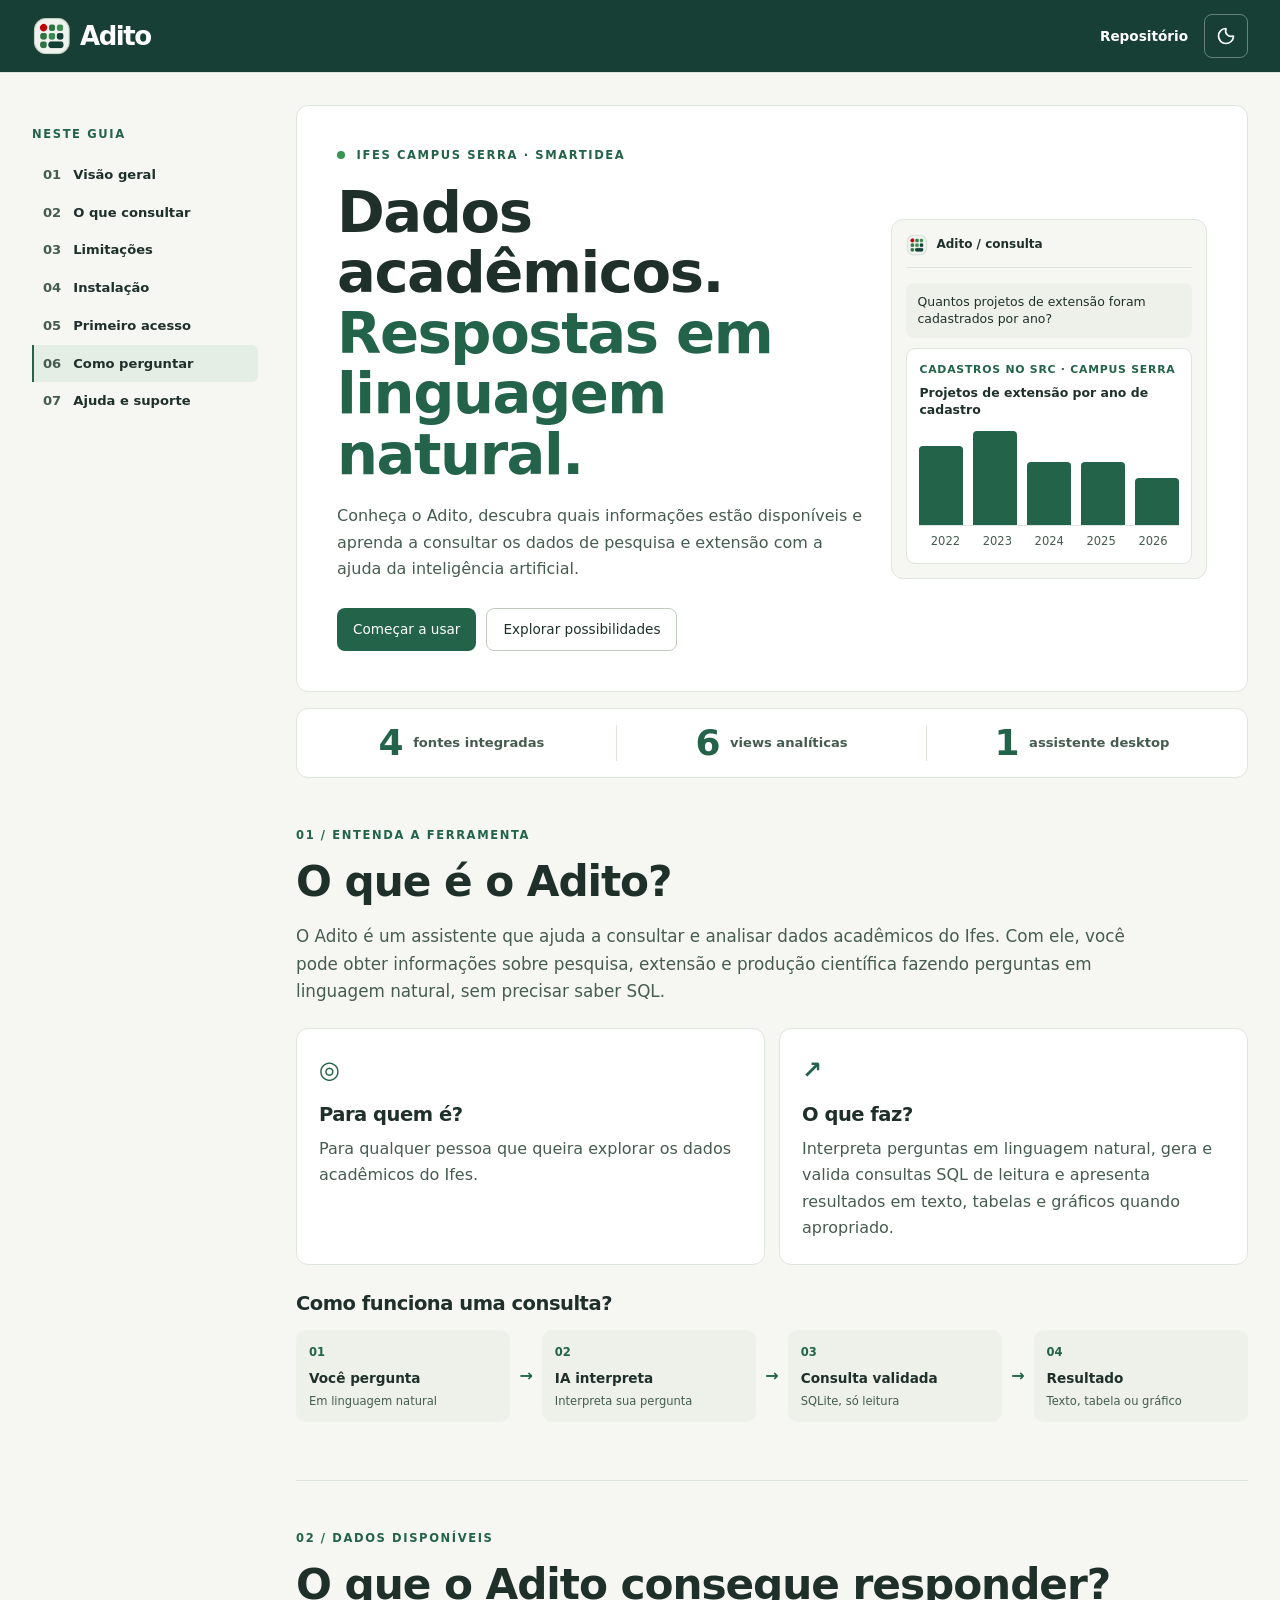
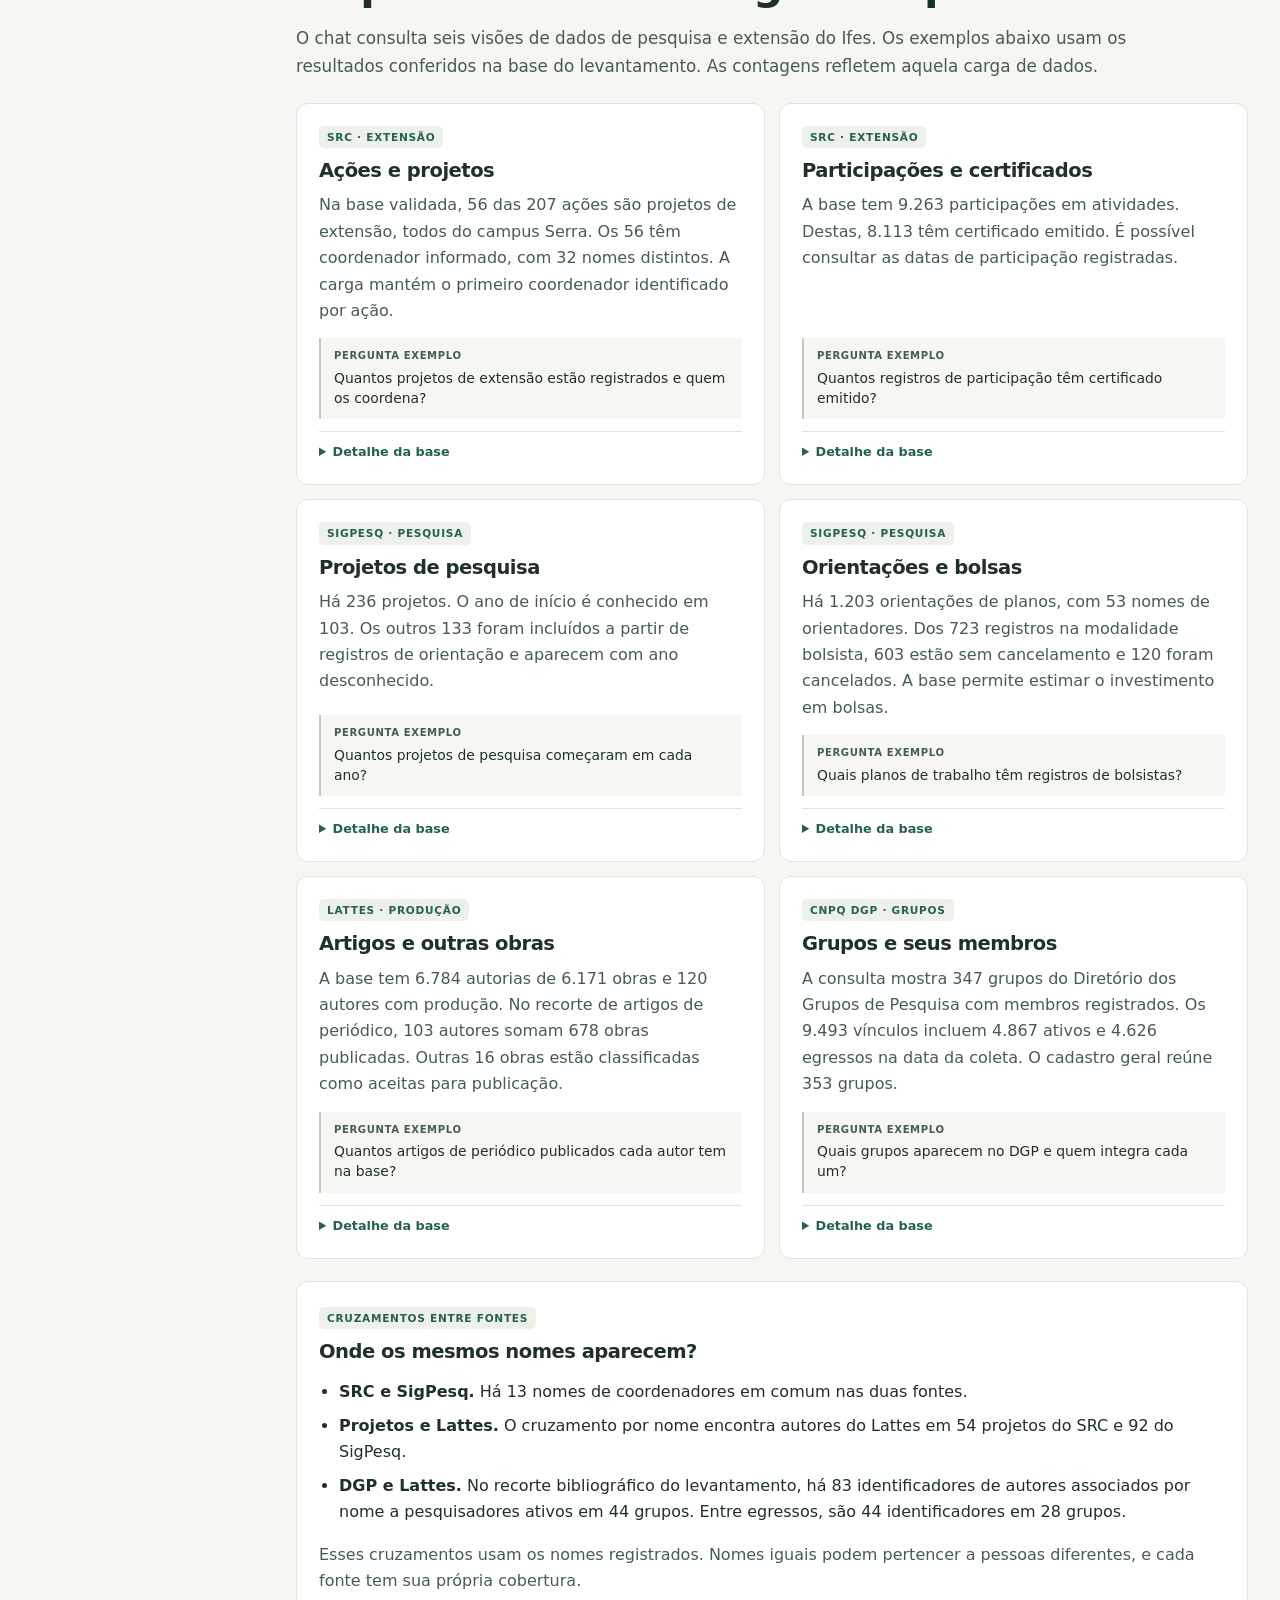
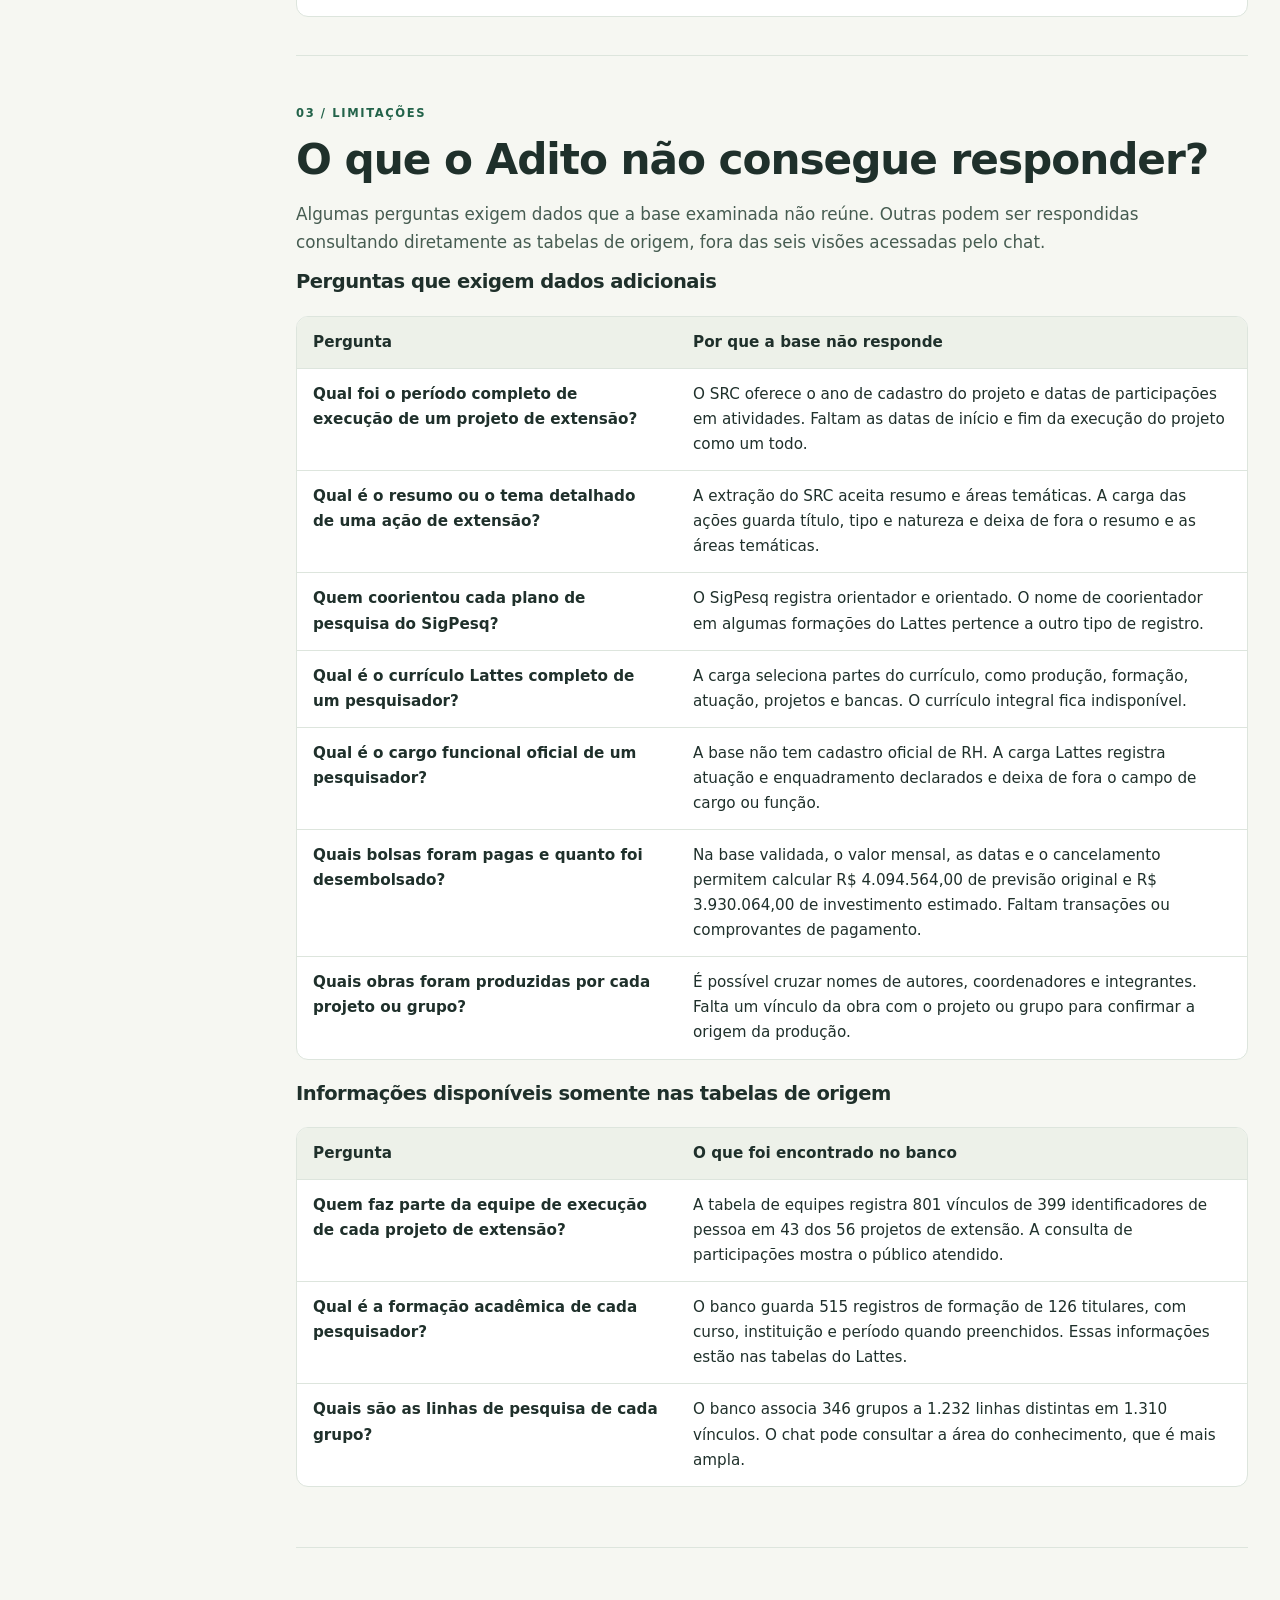
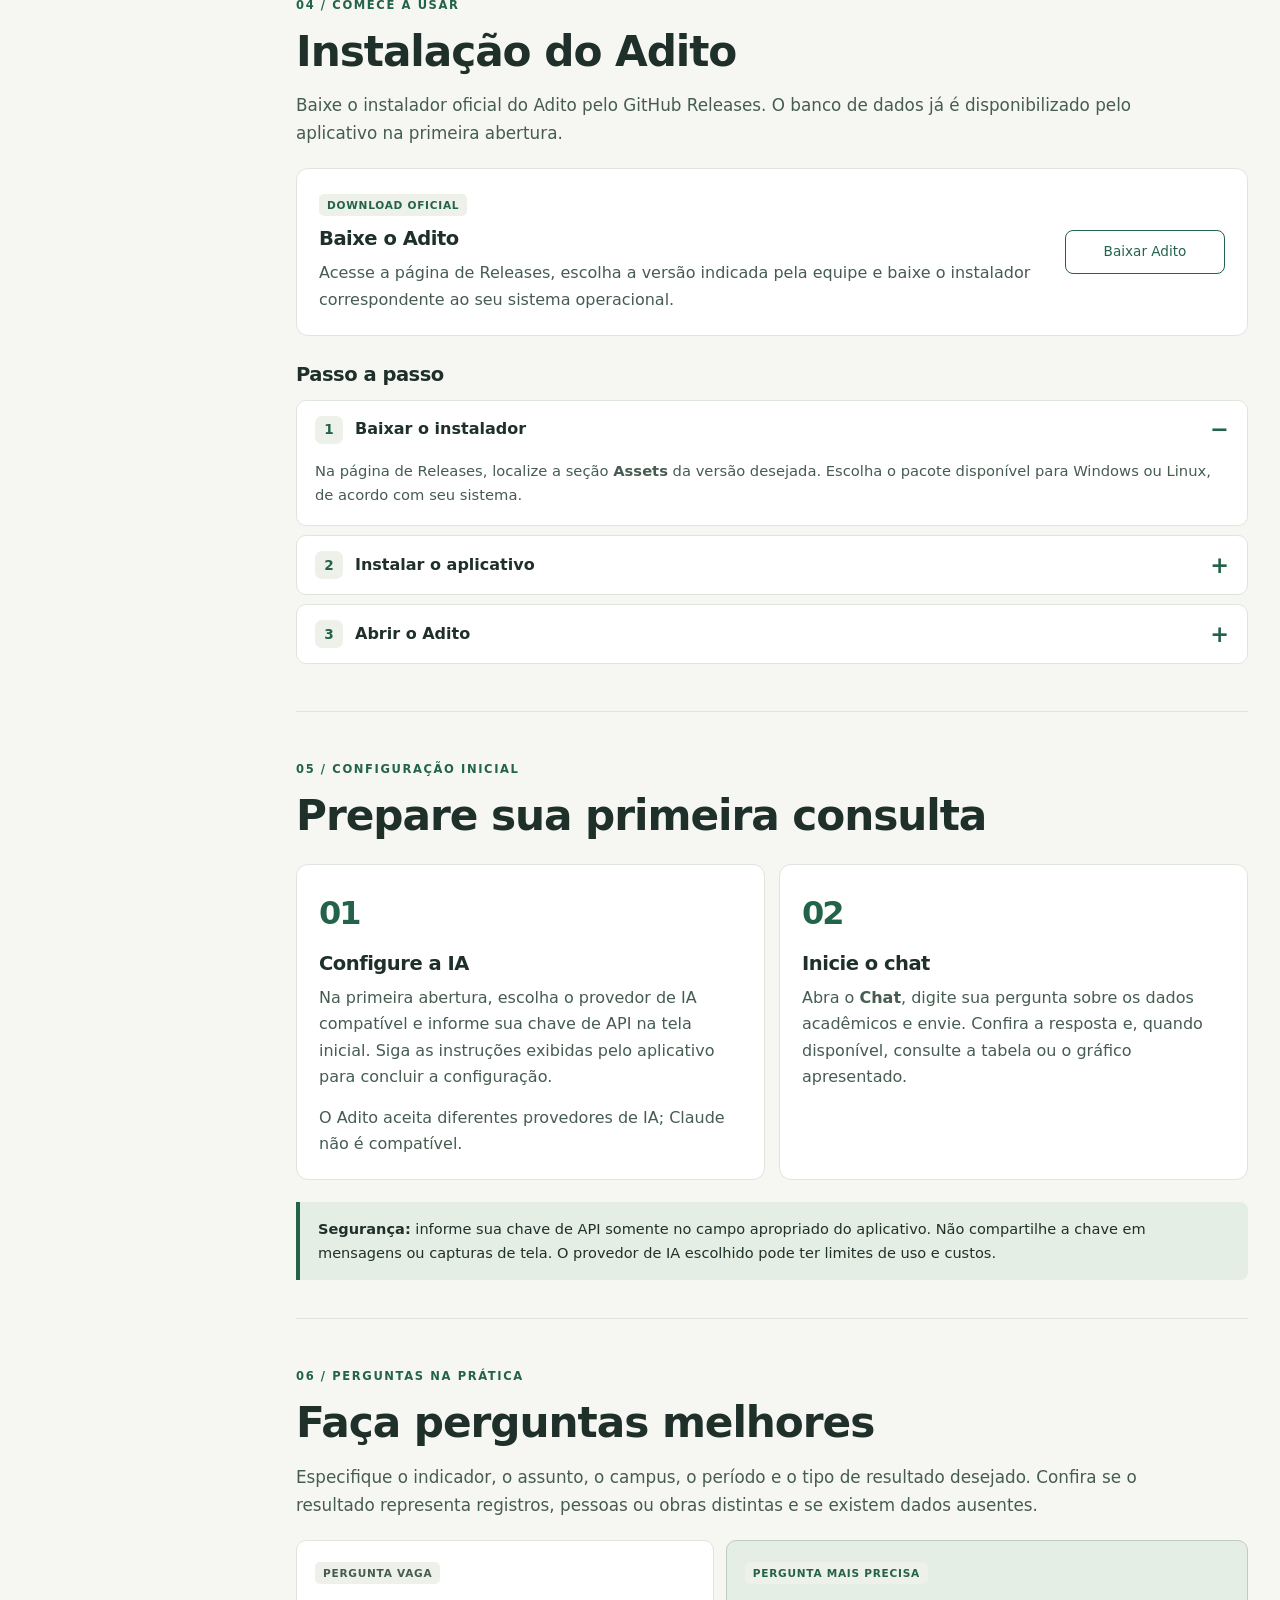
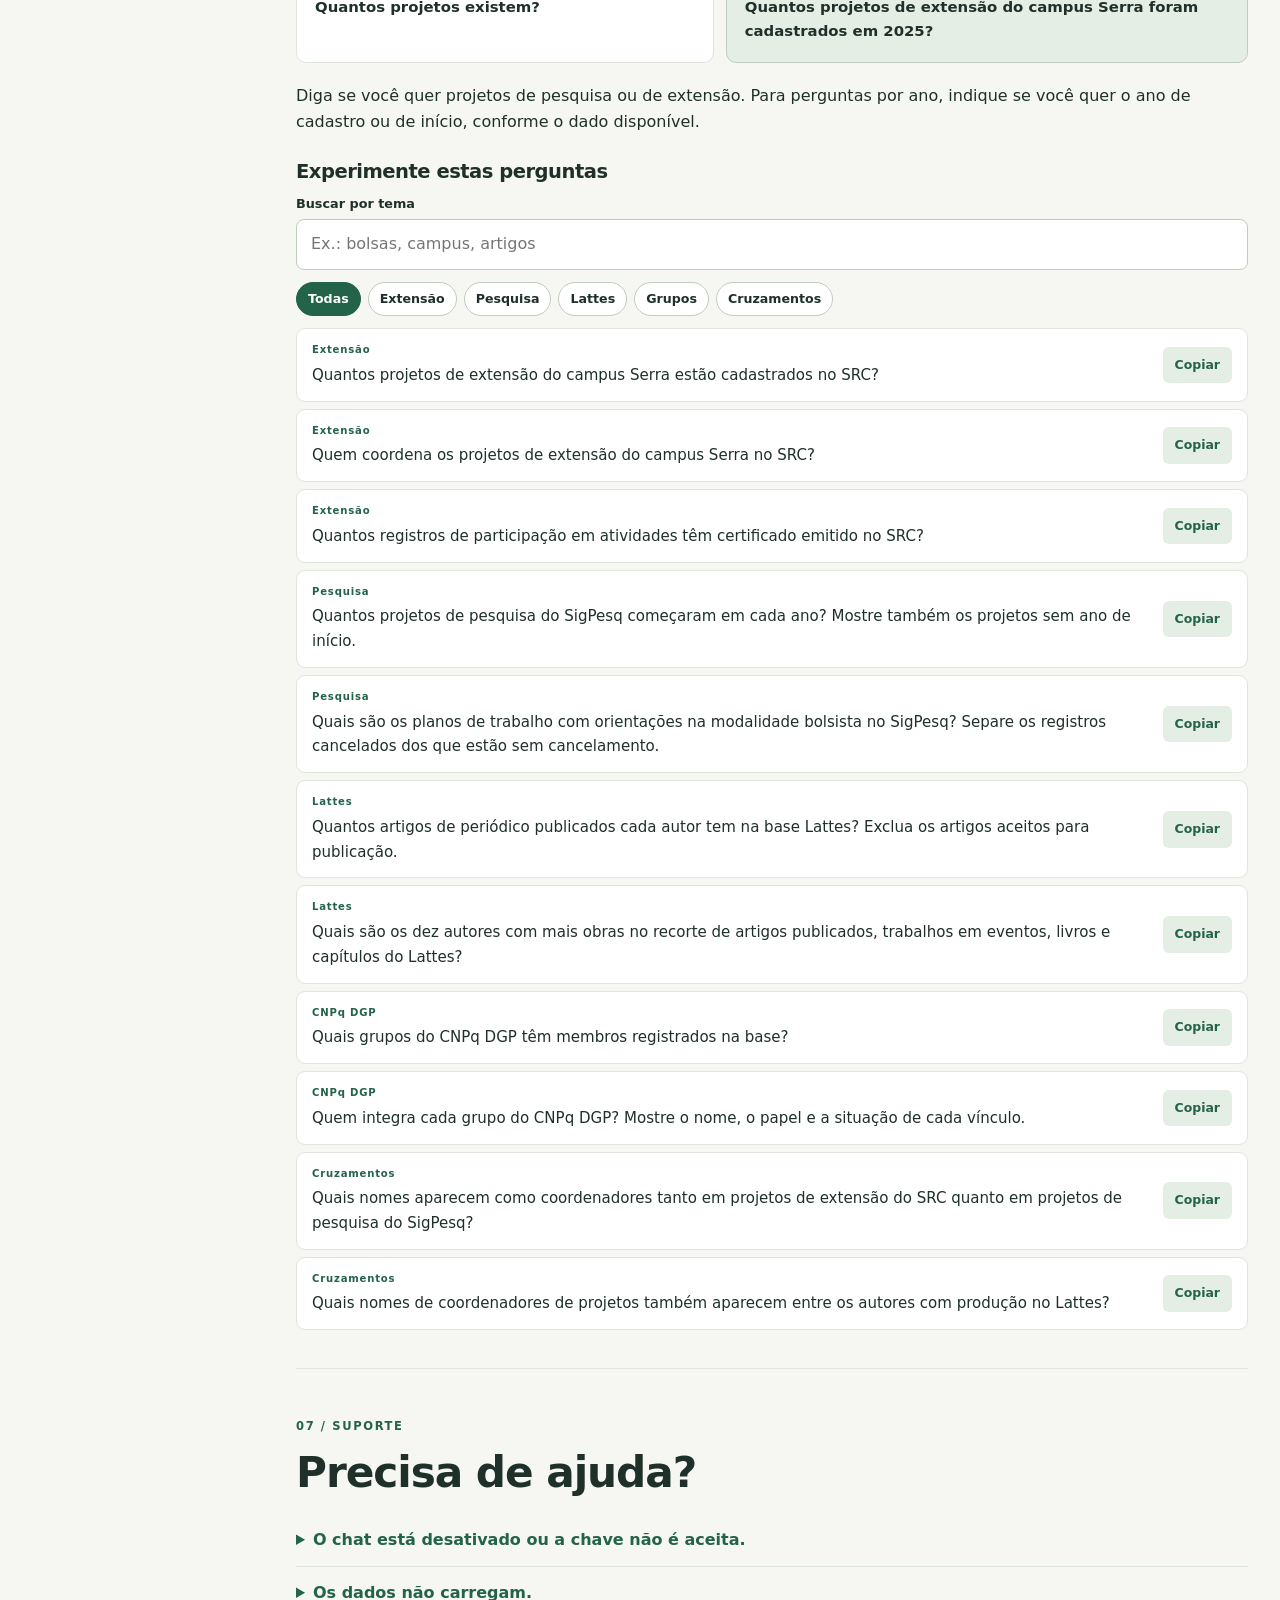
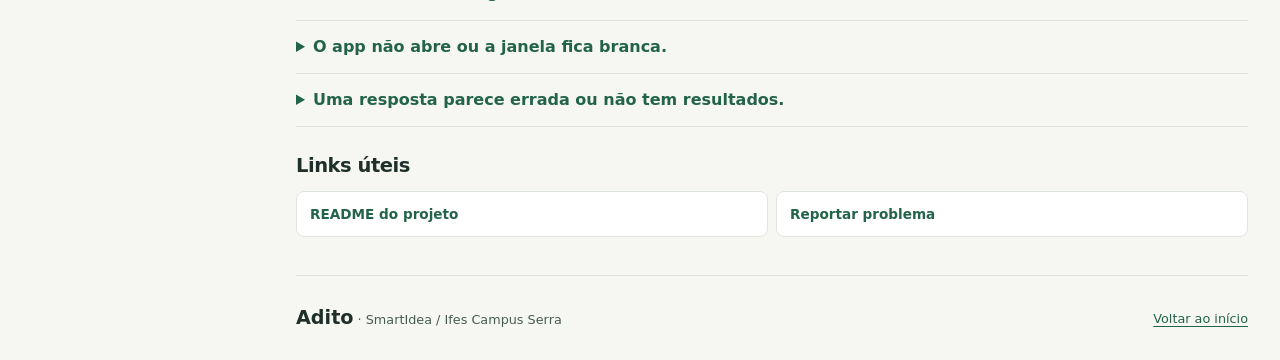
<file: guia/index.html>
<!doctype html>
<html lang="pt-BR">
<head>
<meta charset="utf-8"><meta name="viewport" content="width=device-width,initial-scale=1">
<meta name="description" content="Guia do Adito, assistente de inteligência de dados de pesquisa, extensão e produção científica do Ifes.">
<title>Adito | Guia do usuário</title><link rel="icon" type="image/png" href="assets/adito-light.png" data-theme-brand><meta name="theme-color" content="#173F35"><link rel="stylesheet" href="style.css"><script src="script.js"></script>
</head>
<body>
<a class="skip" href="#conteudo">Pular para o conteúdo</a>
<header class="top"><div class="shell top-inner"><a class="brand" href="#inicio" aria-label="Adito, início"><img class="brand-icon" src="assets/adito-light.png" data-theme-brand alt="" width="40" height="40"><span>Adito</span></a><a class="repo" href="https://github.com/SmartIdea-ifes-serra/Adito">Repositório</a>
  <button class="theme-toggle" type="button" aria-label="Ativar modo escuro" title="Ativar modo escuro" hidden>
    <svg class="theme-moon" width="20" height="20" viewBox="0 0 24 24" fill="none" stroke="currentColor" stroke-width="2" stroke-linecap="round" stroke-linejoin="round" aria-hidden="true">
      <path d="M20.985 12.486a9 9 0 1 1-9.473-9.472c.405-.022.617.46.402.803a6.5 6.5 0 0 0 8.268 8.268c.344-.215.825-.004.803.401"/>
    </svg>
    <svg class="theme-sun" width="20" height="20" viewBox="0 0 24 24" fill="none" stroke="currentColor" stroke-width="2" stroke-linecap="round" stroke-linejoin="round" aria-hidden="true">
      <circle cx="12" cy="12" r="4"/>
      <path d="M12 2v2m0 16v2M4.93 4.93l1.42 1.42m11.3 11.3 1.42 1.42M2 12h2m16 0h2M4.93 19.07l1.42-1.42m11.3-11.3 1.42-1.42"/>
    </svg>
  </button>
</div></header>
<div class="shell layout" id="inicio">
<aside class="sidebar"><nav aria-label="Seções do guia"><p class="nav-title">NESTE GUIA</p><a href="#visao-geral">01 <span>Visão geral</span></a><a href="#escopo">02 <span>O que consultar</span></a><a href="#limites">03 <span>Limitações</span></a><a href="#instalacao">04 <span>Instalação</span></a><a href="#primeiro-acesso">05 <span>Primeiro acesso</span></a><a href="#consultas">06 <span>Como perguntar</span></a><a href="#ajuda">07 <span>Ajuda e suporte</span></a></nav></aside>
<main id="conteudo">

<section class="hero" aria-labelledby="hero-title"><div class="hero-copy"><p class="eyebrow"><span class="status-dot"></span> IFES CAMPUS SERRA · SMARTIDEA</p><h1 id="hero-title">Dados acadêmicos.<br><em>Respostas em linguagem natural.</em></h1><p>Conheça o Adito, descubra quais informações estão disponíveis e aprenda a consultar os dados de pesquisa e extensão com a ajuda da inteligência artificial.</p><div class="actions"><a class="button primary" href="#instalacao">Começar a usar</a><a class="button secondary" href="#escopo">Explorar possibilidades</a></div></div><div class="hero-visual" aria-hidden="true"><div class="mini-app"><div class="mini-head"><img class="mini-brand" src="assets/adito-light.png" data-theme-brand alt="" width="22" height="22"><span>Adito / consulta</span></div><div class="mini-question">Quantos projetos de extensão foram cadastrados por ano?</div><div class="mini-response"><span class="mini-label">CADASTROS NO SRC · CAMPUS SERRA</span><strong>Projetos de extensão por ano de cadastro</strong><div class="bars"><i style="--h:83%"></i><i style="--h:100%"></i><i style="--h:67%"></i><i style="--h:67%"></i><i style="--h:50%"></i></div><div class="mini-axis"><span>2022</span><span>2023</span><span>2024</span><span>2025</span><span>2026</span></div></div></div></div></section>
<div class="facts"><div><strong>4</strong><span>fontes integradas</span></div><div><strong>6</strong><span>views analíticas</span></div><div><strong>1</strong><span>assistente desktop</span></div></div>
<section id="visao-geral" class="section"><p class="eyebrow">01 / ENTENDA A FERRAMENTA</p><h2>O que é o Adito?</h2><p class="intro">O Adito é um assistente que ajuda a consultar e analisar dados acadêmicos do Ifes. Com ele, você pode obter informações sobre pesquisa, extensão e produção científica fazendo perguntas em linguagem natural, sem precisar saber SQL.</p><div class="grid two"><article class="card"><span class="icon">◎</span><h3>Para quem é?</h3><p>Para qualquer pessoa que queira explorar os dados acadêmicos do Ifes.</p></article><article class="card"><span class="icon">↗</span><h3>O que faz?</h3><p>Interpreta perguntas em linguagem natural, gera e valida consultas SQL de leitura e apresenta resultados em texto, tabelas e gráficos quando apropriado.</p></article></div><h3 class="subheading">Como funciona uma consulta?</h3><div class="flow"><div><b>01</b><strong>Você pergunta</strong><small>Em linguagem natural</small></div><span aria-hidden="true">→</span><div><b>02</b><strong>IA interpreta</strong><small>Interpreta sua pergunta</small></div><span aria-hidden="true">→</span><div><b>03</b><strong>Consulta validada</strong><small>SQLite, só leitura</small></div><span aria-hidden="true">→</span><div><b>04</b><strong>Resultado</strong><small>Texto, tabela ou gráfico</small></div></div></section>
<section id="escopo" class="section">
  <p class="eyebrow">02 / DADOS DISPONÍVEIS</p>
  <h2>O que o Adito consegue responder?</h2>
  <p class="intro">O chat consulta seis visões de dados de pesquisa e extensão do Ifes. Os exemplos abaixo usam os resultados conferidos na base do levantamento. As contagens refletem aquela carga de dados.</p>
  <div class="grid two source-grid">
  <article class="card">
    <span class="tag">SRC · Extensão</span>
    <h3>Ações e projetos</h3>
    <p>Na base validada, 56 das 207 ações são projetos de extensão, todos do campus Serra. Os 56 têm coordenador informado, com 32 nomes distintos. A carga mantém o primeiro coordenador identificado por ação.</p>
    <div class="example"><small>PERGUNTA EXEMPLO</small>Quantos projetos de extensão estão registrados e quem os coordena?</div>
    <details>
      <summary>Detalhe da base</summary>
      <p><code>vfact_extensao_acao_resolved</code></p>
      <p>Uma linha por ação. Use tipo Projeto e natureza Extensão para contar os projetos. O ano exibido é o do cadastro. Entre 2022 e 2026, foram cadastrados 5, 6, 4, 4 e 3 projetos, respectivamente.</p>
    </details>
  </article>
  <article class="card">
    <span class="tag">SRC · Extensão</span>
    <h3>Participações e certificados</h3>
    <p>A base tem 9.263 participações em atividades. Destas, 8.113 têm certificado emitido. É possível consultar as datas de participação registradas.</p>
    <div class="example"><small>PERGUNTA EXEMPLO</small>Quantos registros de participação têm certificado emitido?</div>
    <details>
      <summary>Detalhe da base</summary>
      <p><code>vfact_extensao_participacao_resolved</code></p>
      <p>Uma linha por participação em uma atividade. Uma pessoa pode aparecer em mais de uma linha. Esses registros descrevem o público atendido.</p>
    </details>
  </article>
  <article class="card">
    <span class="tag">SigPesq · Pesquisa</span>
    <h3>Projetos de pesquisa</h3>
    <p>Há 236 projetos. O ano de início é conhecido em 103. Os outros 133 foram incluídos a partir de registros de orientação e aparecem com ano desconhecido.</p>
    <div class="example"><small>PERGUNTA EXEMPLO</small>Quantos projetos de pesquisa começaram em cada ano?</div>
    <details>
      <summary>Detalhe da base</summary>
      <p><code>vfact_projeto_pesquisa_resolved</code></p>
      <p>Uma linha por projeto. A contagem por ano se refere ao início dos projetos com data preenchida.</p>
    </details>
  </article>
  <article class="card">
    <span class="tag">SigPesq · Pesquisa</span>
    <h3>Orientações e bolsas</h3>
    <p>Há 1.203 orientações de planos, com 53 nomes de orientadores. Dos 723 registros na modalidade bolsista, 603 estão sem cancelamento e 120 foram cancelados. A base permite estimar o investimento em bolsas.</p>
    <div class="example"><small>PERGUNTA EXEMPLO</small>Quais planos de trabalho têm registros de bolsistas?</div>
    <details>
      <summary>Detalhe da base</summary>
      <p><code>vfact_orientacao_bolsa_resolved</code></p>
      <p>Uma linha por orientação de plano. A consulta mostra o código do plano e o título do projeto. Há 134 títulos de projetos com registros de bolsistas. As tabelas de origem associam esses planos a 136 identificadores internos de projeto. Quatro títulos do cadastro de projetos se repetem.</p>
    </details>
  </article>
  <article class="card">
    <span class="tag">Lattes · Produção</span>
    <h3>Artigos e outras obras</h3>
    <p>A base tem 6.784 autorias de 6.171 obras e 120 autores com produção. No recorte de artigos de periódico, 103 autores somam 678 obras publicadas. Outras 16 obras estão classificadas como aceitas para publicação.</p>
    <div class="example"><small>PERGUNTA EXEMPLO</small>Quantos artigos de periódico publicados cada autor tem na base?</div>
    <details>
      <summary>Detalhe da base</summary>
      <p><code>vfact_producao_cientifica_resolved</code></p>
      <p>Uma linha por obra ligada a um autor. Conte obras pelo identificador para não repetir publicações com vários autores. Para montar um ranking, defina quais tipos entram, como artigos, trabalhos de evento, livros e capítulos. O recorte do levantamento reúne 4.889 obras. O total chega a 4.940 ao incluir 51 obras bibliográficas registradas em outra categoria.</p>
    </details>
  </article>
  <article class="card">
    <span class="tag">CNPq DGP · Grupos</span>
    <h3>Grupos e seus membros</h3>
    <p>A consulta mostra 347 grupos do Diretório dos Grupos de Pesquisa com membros registrados. Os 9.493 vínculos incluem 4.867 ativos e 4.626 egressos na data da coleta. O cadastro geral reúne 353 grupos.</p>
    <div class="example"><small>PERGUNTA EXEMPLO</small>Quais grupos aparecem no DGP e quem integra cada um?</div>
    <details>
      <summary>Detalhe da base</summary>
      <p><code>vfact_grupo_pesquisa_membro_resolved</code></p>
      <p>Uma linha por vínculo de membro com grupo. A consulta mostra nome, papel, situação e área do conhecimento registrada. Uma pessoa pode ter vínculos em mais de um grupo.</p>
    </details>
  </article>
  </div>
  <article class="card cross">
    <span class="tag">Cruzamentos entre fontes</span>
    <h3>Onde os mesmos nomes aparecem?</h3>
    <ul>
      <li><strong>SRC e SigPesq.</strong> Há 13 nomes de coordenadores em comum nas duas fontes.</li>
      <li><strong>Projetos e Lattes.</strong> O cruzamento por nome encontra autores do Lattes em 54 projetos do SRC e 92 do SigPesq.</li>
      <li><strong>DGP e Lattes.</strong> No recorte bibliográfico do levantamento, há 83 identificadores de autores associados por nome a pesquisadores ativos em 44 grupos. Entre egressos, são 44 identificadores em 28 grupos.</li>
    </ul>
    <p>Esses cruzamentos usam os nomes registrados. Nomes iguais podem pertencer a pessoas diferentes, e cada fonte tem sua própria cobertura.</p>
  </article>
</section>
<section id="limites" class="section">
  <p class="eyebrow">03 / LIMITAÇÕES</p>
  <h2>O que o Adito não consegue responder?</h2>
  <p class="intro">Algumas perguntas exigem dados que a base examinada não reúne. Outras podem ser respondidas consultando diretamente as tabelas de origem, fora das seis visões acessadas pelo chat.</p>
  <h3 id="dados-faltantes">Perguntas que exigem dados adicionais</h3>
  <div class="table-wrap">
    <table aria-labelledby="dados-faltantes">
      <thead><tr><th scope="col">Pergunta</th><th scope="col">Por que a base não responde</th></tr></thead>
      <tbody>
        <tr><th scope="row">Qual foi o período completo de execução de um projeto de extensão?</th><td>O SRC oferece o ano de cadastro do projeto e datas de participações em atividades. Faltam as datas de início e fim da execução do projeto como um todo.</td></tr>
        <tr><th scope="row">Qual é o resumo ou o tema detalhado de uma ação de extensão?</th><td>A extração do SRC aceita resumo e áreas temáticas. A carga das ações guarda título, tipo e natureza e deixa de fora o resumo e as áreas temáticas.</td></tr>
        <tr><th scope="row">Quem coorientou cada plano de pesquisa do SigPesq?</th><td>O SigPesq registra orientador e orientado. O nome de coorientador em algumas formações do Lattes pertence a outro tipo de registro.</td></tr>
        <tr><th scope="row">Qual é o currículo Lattes completo de um pesquisador?</th><td>A carga seleciona partes do currículo, como produção, formação, atuação, projetos e bancas. O currículo integral fica indisponível.</td></tr>
        <tr><th scope="row">Qual é o cargo funcional oficial de um pesquisador?</th><td>A base não tem cadastro oficial de RH. A carga Lattes registra atuação e enquadramento declarados e deixa de fora o campo de cargo ou função.</td></tr>
        <tr><th scope="row">Quais bolsas foram pagas e quanto foi desembolsado?</th><td>Na base validada, o valor mensal, as datas e o cancelamento permitem calcular R$ 4.094.564,00 de previsão original e R$ 3.930.064,00 de investimento estimado. Faltam transações ou comprovantes de pagamento.</td></tr>
        <tr><th scope="row">Quais obras foram produzidas por cada projeto ou grupo?</th><td>É possível cruzar nomes de autores, coordenadores e integrantes. Falta um vínculo da obra com o projeto ou grupo para confirmar a origem da produção.</td></tr>
      </tbody>
    </table>
  </div>
  <h3 id="tabelas-origem">Informações disponíveis somente nas tabelas de origem</h3>
  <div class="table-wrap">
    <table aria-labelledby="tabelas-origem">
      <thead><tr><th scope="col">Pergunta</th><th scope="col">O que foi encontrado no banco</th></tr></thead>
      <tbody>
        <tr><th scope="row">Quem faz parte da equipe de execução de cada projeto de extensão?</th><td>A tabela de equipes registra 801 vínculos de 399 identificadores de pessoa em 43 dos 56 projetos de extensão. A consulta de participações mostra o público atendido.</td></tr>
        <tr><th scope="row">Qual é a formação acadêmica de cada pesquisador?</th><td>O banco guarda 515 registros de formação de 126 titulares, com curso, instituição e período quando preenchidos. Essas informações estão nas tabelas do Lattes.</td></tr>
        <tr><th scope="row">Quais são as linhas de pesquisa de cada grupo?</th><td>O banco associa 346 grupos a 1.232 linhas distintas em 1.310 vínculos. O chat pode consultar a área do conhecimento, que é mais ampla.</td></tr>
      </tbody>
    </table>
  </div>
</section>
<section id="instalacao" class="section"><p class="eyebrow">04 / COMECE A USAR</p><h2>Instalação do Adito</h2><p class="intro">Baixe o instalador oficial do Adito pelo GitHub Releases. O banco de dados já é disponibilizado pelo aplicativo na primeira abertura.</p>
<article class="card install"><div><span class="tag">DOWNLOAD OFICIAL</span><h3>Baixe o Adito</h3><p>Acesse a página de Releases, escolha a versão indicada pela equipe e baixe o instalador correspondente ao seu sistema operacional.</p></div><a class="button outline" href="https://github.com/SmartIdea-ifes-serra/Adito/releases/latest">Baixar Adito</a></article>
<h3 class="subheading">Passo a passo</h3>
<details class="step" open><summary><span class="num">1</span> Baixar o instalador</summary><div class="step-body"><p>Na página de Releases, localize a seção <strong>Assets</strong> da versão desejada. Escolha o pacote disponível para Windows ou Linux, de acordo com seu sistema.</p></div></details>
<details class="step"><summary><span class="num">2</span> Instalar o aplicativo</summary><div class="step-body"><h4>Windows</h4><p>Se o pacote disponível for <code>.exe</code> ou <code>.msi</code>, abra o arquivo baixado e siga as instruções do instalador até concluir.</p>
<h4>Linux</h4>

<p>Se estiver usando Ubuntu ou Debian, baixe o pacote
<code>.deb</code> disponível na página de Releases.</p>

<h4>Instalação pela interface gráfica</h4>

<p>Abra o arquivo baixado no instalador de aplicativos
do sistema e selecione Instalar.</p>

<h4>Instalação pelo terminal (.deb)</h4>

<ol>
    <li>Baixe o pacote .deb do Adito.</li>
    <li>Abra o terminal.</li>
    <li>Acesse a pasta onde o arquivo foi baixado.</li>
</ol>

<div class="example">
    <code>cd ~/Downloads</code>
</div>

<p>Execute o seguinte comando:</p>

<div class="example">
    <code>sudo apt install ./adito.deb</code>
</div>

<p>Substitua <code>adito.deb</code> pelo nome exato
do arquivo baixado.</p>

<p>Informe sua senha de administrador e confirme
a instalação, caso solicitado.</p>

<p>Após a instalação, abra o Adito pelo menu
de aplicativos do sistema.</p>

<h4>AppImage</h4>

<p>Se escolher uma versão <code>.AppImage</code>,
nas propriedades do arquivo permita sua execução
como programa e abra-o.</p>

<p>Use somente o instalador oficial indicado pela equipe.</p></div></details>
<details class="step"><summary><span class="num">3</span> Abrir o Adito</summary><div class="step-body"><p>Abra o aplicativo pelo menu do sistema ou pelo arquivo AppImage. Na primeira abertura, os dados já estarão disponíveis e o Adito apresentará a tela de configuração da chave de IA.</p><p>Não é necessário baixar o banco de dados separadamente, executar ETL, clonar o repositório ou instalar ferramentas de desenvolvimento.</p><a href="#primeiro-acesso">Ir para a configuração inicial</a></div></details>
</section>
<section id="primeiro-acesso" class="section"><p class="eyebrow">05 / CONFIGURAÇÃO INICIAL</p><h2>Prepare sua primeira consulta</h2><div class="grid two"><article class="card"><span class="big-num">01</span><h3>Configure a IA</h3><p>Na primeira abertura, escolha o provedor de IA compatível e informe sua chave de API na tela inicial. Siga as instruções exibidas pelo aplicativo para concluir a configuração.</p><p>O Adito aceita diferentes provedores de IA; Claude não é compatível.</p></article><article class="card"><span class="big-num">02</span><h3>Inicie o chat</h3><p>Abra o <strong>Chat</strong>, digite sua pergunta sobre os dados acadêmicos e envie. Confira a resposta e, quando disponível, consulte a tabela ou o gráfico apresentado.</p></article></div><div class="callout"><strong>Segurança:</strong> informe sua chave de API somente no campo apropriado do aplicativo. Não compartilhe a chave em mensagens ou capturas de tela. O provedor de IA escolhido pode ter limites de uso e custos.</div></section>
<section id="consultas" class="section"><p class="eyebrow">06 / PERGUNTAS NA PRÁTICA</p><h2>Faça perguntas melhores</h2><p class="intro">Especifique o indicador, o assunto, o campus, o período e o tipo de resultado desejado. Confira se o resultado representa registros, pessoas ou obras distintas e se existem dados ausentes.</p><div class="compare"><div><span class="tag muted">PERGUNTA VAGA</span><p>Quantos projetos existem?</p></div><div><span class="tag">PERGUNTA MAIS PRECISA</span><p>Quantos projetos de extensão do campus Serra foram cadastrados em 2025?</p></div></div><p>Diga se você quer projetos de pesquisa ou de extensão. Para perguntas por ano, indique se você quer o ano de cadastro ou de início, conforme o dado disponível.</p><div class="catalog-head"><h3>Experimente estas perguntas</h3><label class="search-label" for="search">Buscar por tema</label><input id="search" type="search" placeholder="Ex.: bolsas, campus, artigos" autocomplete="off"></div><div class="filters" aria-label="Filtrar exemplos"><button class="filter active" type="button" data-filter="todos" aria-pressed="true">Todas</button><button class="filter" type="button" data-filter="extensao" aria-pressed="false">Extensão</button><button class="filter" type="button" data-filter="pesquisa" aria-pressed="false">Pesquisa</button><button class="filter" type="button" data-filter="lattes" aria-pressed="false">Lattes</button><button class="filter" type="button" data-filter="grupos" aria-pressed="false">Grupos</button><button class="filter" type="button" data-filter="cruzamentos" aria-pressed="false">Cruzamentos</button></div><div class="questions" id="question-list">
  <div class="question" data-category="extensao">
    <div><small>Extensão</small><p>Quantos projetos de extensão do campus Serra estão cadastrados no SRC?</p></div>
    <button type="button" class="copy">Copiar</button>
  </div>
  <div class="question" data-category="extensao">
    <div><small>Extensão</small><p>Quem coordena os projetos de extensão do campus Serra no SRC?</p></div>
    <button type="button" class="copy">Copiar</button>
  </div>
  <div class="question" data-category="extensao">
    <div><small>Extensão</small><p>Quantos registros de participação em atividades têm certificado emitido no SRC?</p></div>
    <button type="button" class="copy">Copiar</button>
  </div>
  <div class="question" data-category="pesquisa">
    <div><small>Pesquisa</small><p>Quantos projetos de pesquisa do SigPesq começaram em cada ano? Mostre também os projetos sem ano de início.</p></div>
    <button type="button" class="copy">Copiar</button>
  </div>
  <div class="question" data-category="pesquisa">
    <div><small>Pesquisa</small><p>Quais são os planos de trabalho com orientações na modalidade bolsista no SigPesq? Separe os registros cancelados dos que estão sem cancelamento.</p></div>
    <button type="button" class="copy">Copiar</button>
  </div>
  <div class="question" data-category="lattes">
    <div><small>Lattes</small><p>Quantos artigos de periódico publicados cada autor tem na base Lattes? Exclua os artigos aceitos para publicação.</p></div>
    <button type="button" class="copy">Copiar</button>
  </div>
  <div class="question" data-category="lattes">
    <div><small>Lattes</small><p>Quais são os dez autores com mais obras no recorte de artigos publicados, trabalhos em eventos, livros e capítulos do Lattes?</p></div>
    <button type="button" class="copy">Copiar</button>
  </div>
  <div class="question" data-category="grupos">
    <div><small>CNPq DGP</small><p>Quais grupos do CNPq DGP têm membros registrados na base?</p></div>
    <button type="button" class="copy">Copiar</button>
  </div>
  <div class="question" data-category="grupos">
    <div><small>CNPq DGP</small><p>Quem integra cada grupo do CNPq DGP? Mostre o nome, o papel e a situação de cada vínculo.</p></div>
    <button type="button" class="copy">Copiar</button>
  </div>
  <div class="question" data-category="cruzamentos">
    <div><small>Cruzamentos</small><p>Quais nomes aparecem como coordenadores tanto em projetos de extensão do SRC quanto em projetos de pesquisa do SigPesq?</p></div>
    <button type="button" class="copy">Copiar</button>
  </div>
  <div class="question" data-category="cruzamentos">
    <div><small>Cruzamentos</small><p>Quais nomes de coordenadores de projetos também aparecem entre os autores com produção no Lattes?</p></div>
    <button type="button" class="copy">Copiar</button>
  </div>
</div><p id="empty" hidden>Nenhuma pergunta encontrada. Tente outro termo ou filtro.</p><p id="feedback" class="sr-only" role="status"></p></section>

<section id="ajuda" class="section"><p class="eyebrow">07 / SUPORTE</p><h2>Precisa de ajuda?</h2><div class="faq"><details><summary>O chat está desativado ou a chave não é aceita.</summary><p>Verifique se a chave de API do provedor escolhido é válida, se o provedor é compatível com o Adito e se a configuração foi concluída. Confira sua conexão com a internet e eventuais limites do serviço. Claude não é compatível.</p></details><details><summary>Os dados não carregam.</summary><p>Confira se está usando a versão oficial atualizada. Se o problema continuar, informe à equipe a versão instalada e a mensagem exibida.</p></details><details><summary>O app não abre ou a janela fica branca.</summary><p>Confira se o instalador corresponde ao seu sistema operacional e se a instalação foi concluída. Tente abrir o aplicativo novamente. Se o problema continuar, informe à equipe a versão instalada, seu sistema operacional e a mensagem de erro, se houver.</p></details><details><summary>Uma resposta parece errada ou não tem resultados.</summary><p>Reformule com campus, período e indicador explícitos. Verifique se o dado existe na base e se a unidade de contagem está correta. Compare com a fonte institucional e informe a equipe caso a divergência persista.</p></details></div>
<h3 class="subheading">Links úteis</h3>

<div class="source-links">
    <a href="https://github.com/SmartIdea-ifes-serra/Adito#readme">
        README do projeto
    </a>

    <a href="mailto:smartideaifes@gmail.com">
        Reportar problema
    </a>
</div>
</section>
<footer><span><strong>Adito</strong> · SmartIdea / Ifes Campus Serra</span><a href="#inicio">Voltar ao início</a></footer>
</main></div></body></html>
</file>
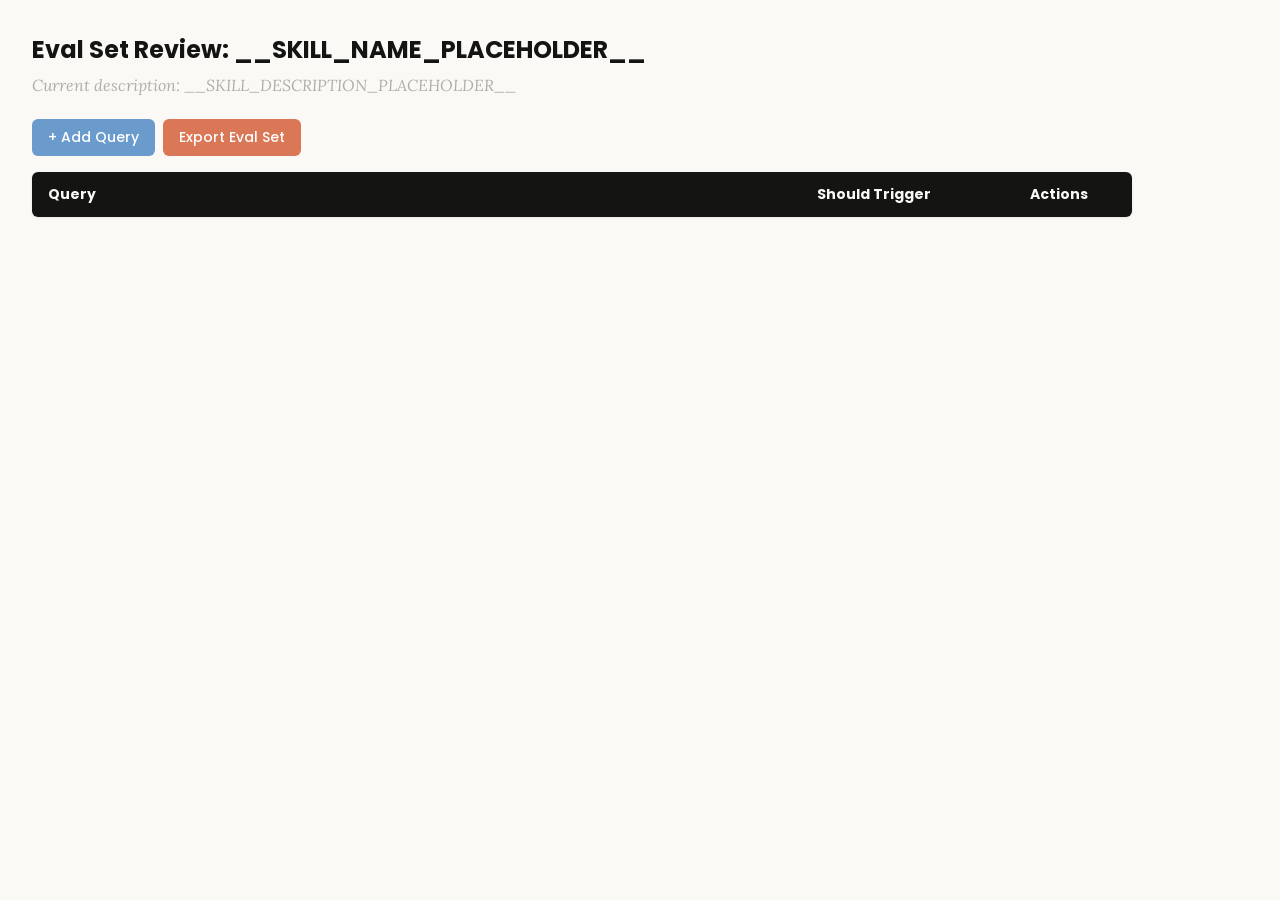
<file: Etls/SRC/Etl/.agents/skills/skill-creator/assets/eval_review.html>
<!DOCTYPE html>
<html lang="en">
<head>
  <meta charset="UTF-8">
  <meta name="viewport" content="width=device-width, initial-scale=1.0">
  <title>Eval Set Review - __SKILL_NAME_PLACEHOLDER__</title>
  <link rel="preconnect" href="https://fonts.googleapis.com">
  <link rel="preconnect" href="https://fonts.gstatic.com" crossorigin>
  <link href="https://fonts.googleapis.com/css2?family=Poppins:wght@500;600&family=Lora:wght@400;500&display=swap" rel="stylesheet">
  <style>
    * { box-sizing: border-box; margin: 0; padding: 0; }
    body { font-family: 'Lora', Georgia, serif; background: #faf9f5; padding: 2rem; color: #141413; }
    h1 { font-family: 'Poppins', sans-serif; margin-bottom: 0.5rem; font-size: 1.5rem; }
    .description { color: #b0aea5; margin-bottom: 1.5rem; font-style: italic; max-width: 900px; }
    .controls { margin-bottom: 1rem; display: flex; gap: 0.5rem; }
    .btn { font-family: 'Poppins', sans-serif; padding: 0.5rem 1rem; border: none; border-radius: 6px; cursor: pointer; font-size: 0.875rem; font-weight: 500; }
    .btn-add { background: #6a9bcc; color: white; }
    .btn-add:hover { background: #5889b8; }
    .btn-export { background: #d97757; color: white; }
    .btn-export:hover { background: #c4613f; }
    table { width: 100%; max-width: 1100px; border-collapse: collapse; background: white; border-radius: 6px; overflow: hidden; box-shadow: 0 1px 3px rgba(0,0,0,0.08); }
    th { font-family: 'Poppins', sans-serif; background: #141413; color: #faf9f5; padding: 0.75rem 1rem; text-align: left; font-size: 0.875rem; }
    td { padding: 0.75rem 1rem; border-bottom: 1px solid #e8e6dc; vertical-align: top; }
    tr:nth-child(even) td { background: #faf9f5; }
    tr:hover td { background: #f3f1ea; }
    .section-header td { background: #e8e6dc; font-family: 'Poppins', sans-serif; font-weight: 500; font-size: 0.8rem; color: #141413; text-transform: uppercase; letter-spacing: 0.05em; }
    .query-input { width: 100%; padding: 0.4rem; border: 1px solid #e8e6dc; border-radius: 4px; font-size: 0.875rem; font-family: 'Lora', Georgia, serif; resize: vertical; min-height: 60px; }
    .query-input:focus { outline: none; border-color: #d97757; box-shadow: 0 0 0 2px rgba(217,119,87,0.15); }
    .toggle { position: relative; display: inline-block; width: 44px; height: 24px; }
    .toggle input { opacity: 0; width: 0; height: 0; }
    .toggle .slider { position: absolute; inset: 0; background: #b0aea5; border-radius: 24px; cursor: pointer; transition: 0.2s; }
    .toggle .slider::before { content: ""; position: absolute; width: 18px; height: 18px; left: 3px; bottom: 3px; background: white; border-radius: 50%; transition: 0.2s; }
    .toggle input:checked + .slider { background: #d97757; }
    .toggle input:checked + .slider::before { transform: translateX(20px); }
    .btn-delete { background: #c44; color: white; padding: 0.3rem 0.6rem; border: none; border-radius: 4px; cursor: pointer; font-size: 0.75rem; font-family: 'Poppins', sans-serif; }
    .btn-delete:hover { background: #a33; }
    .summary { margin-top: 1rem; color: #b0aea5; font-size: 0.875rem; }
  </style>
</head>
<body>
  <h1>Eval Set Review: <span id="skill-name">__SKILL_NAME_PLACEHOLDER__</span></h1>
  <p class="description">Current description: <span id="skill-desc">__SKILL_DESCRIPTION_PLACEHOLDER__</span></p>

  <div class="controls">
    <button class="btn btn-add" onclick="addRow()">+ Add Query</button>
    <button class="btn btn-export" onclick="exportEvalSet()">Export Eval Set</button>
  </div>

  <table>
    <thead>
      <tr>
        <th style="width:65%">Query</th>
        <th style="width:18%">Should Trigger</th>
        <th style="width:10%">Actions</th>
      </tr>
    </thead>
    <tbody id="eval-body"></tbody>
  </table>

  <p class="summary" id="summary"></p>

  <script>
    const EVAL_DATA = __EVAL_DATA_PLACEHOLDER__;

    let evalItems = [...EVAL_DATA];

    function render() {
      const tbody = document.getElementById('eval-body');
      tbody.innerHTML = '';

      // Sort: should-trigger first, then should-not-trigger
      const sorted = evalItems
        .map((item, origIdx) => ({ ...item, origIdx }))
        .sort((a, b) => (b.should_trigger ? 1 : 0) - (a.should_trigger ? 1 : 0));

      let lastGroup = null;
      sorted.forEach(item => {
        const group = item.should_trigger ? 'trigger' : 'no-trigger';
        if (group !== lastGroup) {
          const headerRow = document.createElement('tr');
          headerRow.className = 'section-header';
          headerRow.innerHTML = `<td colspan="3">${item.should_trigger ? 'Should Trigger' : 'Should NOT Trigger'}</td>`;
          tbody.appendChild(headerRow);
          lastGroup = group;
        }

        const idx = item.origIdx;
        const tr = document.createElement('tr');
        tr.innerHTML = `
          <td><textarea class="query-input" onchange="updateQuery(${idx}, this.value)">${escapeHtml(item.query)}</textarea></td>
          <td>
            <label class="toggle">
              <input type="checkbox" ${item.should_trigger ? 'checked' : ''} onchange="updateTrigger(${idx}, this.checked)">
              <span class="slider"></span>
            </label>
            <span style="margin-left:8px;font-size:0.8rem;color:#b0aea5">${item.should_trigger ? 'Yes' : 'No'}</span>
          </td>
          <td><button class="btn-delete" onclick="deleteRow(${idx})">Delete</button></td>
        `;
        tbody.appendChild(tr);
      });
      updateSummary();
    }

    function escapeHtml(text) {
      const div = document.createElement('div');
      div.textContent = text;
      return div.innerHTML;
    }

    function updateQuery(idx, value) { evalItems[idx].query = value; updateSummary(); }
    function updateTrigger(idx, value) { evalItems[idx].should_trigger = value; render(); }
    function deleteRow(idx) { evalItems.splice(idx, 1); render(); }

    function addRow() {
      evalItems.push({ query: '', should_trigger: true });
      render();
      const inputs = document.querySelectorAll('.query-input');
      inputs[inputs.length - 1].focus();
    }

    function updateSummary() {
      const trigger = evalItems.filter(i => i.should_trigger).length;
      const noTrigger = evalItems.filter(i => !i.should_trigger).length;
      document.getElementById('summary').textContent =
        `${evalItems.length} queries total: ${trigger} should trigger, ${noTrigger} should not trigger`;
    }

    function exportEvalSet() {
      const valid = evalItems.filter(i => i.query.trim() !== '');
      const data = valid.map(i => ({ query: i.query.trim(), should_trigger: i.should_trigger }));
      const blob = new Blob([JSON.stringify(data, null, 2)], { type: 'application/json' });
      const url = URL.createObjectURL(blob);
      const a = document.createElement('a');
      a.href = url;
      a.download = 'eval_set.json';
      document.body.appendChild(a);
      a.click();
      document.body.removeChild(a);
      URL.revokeObjectURL(url);
    }

    render();
  </script>
</body>
</html>
</file>
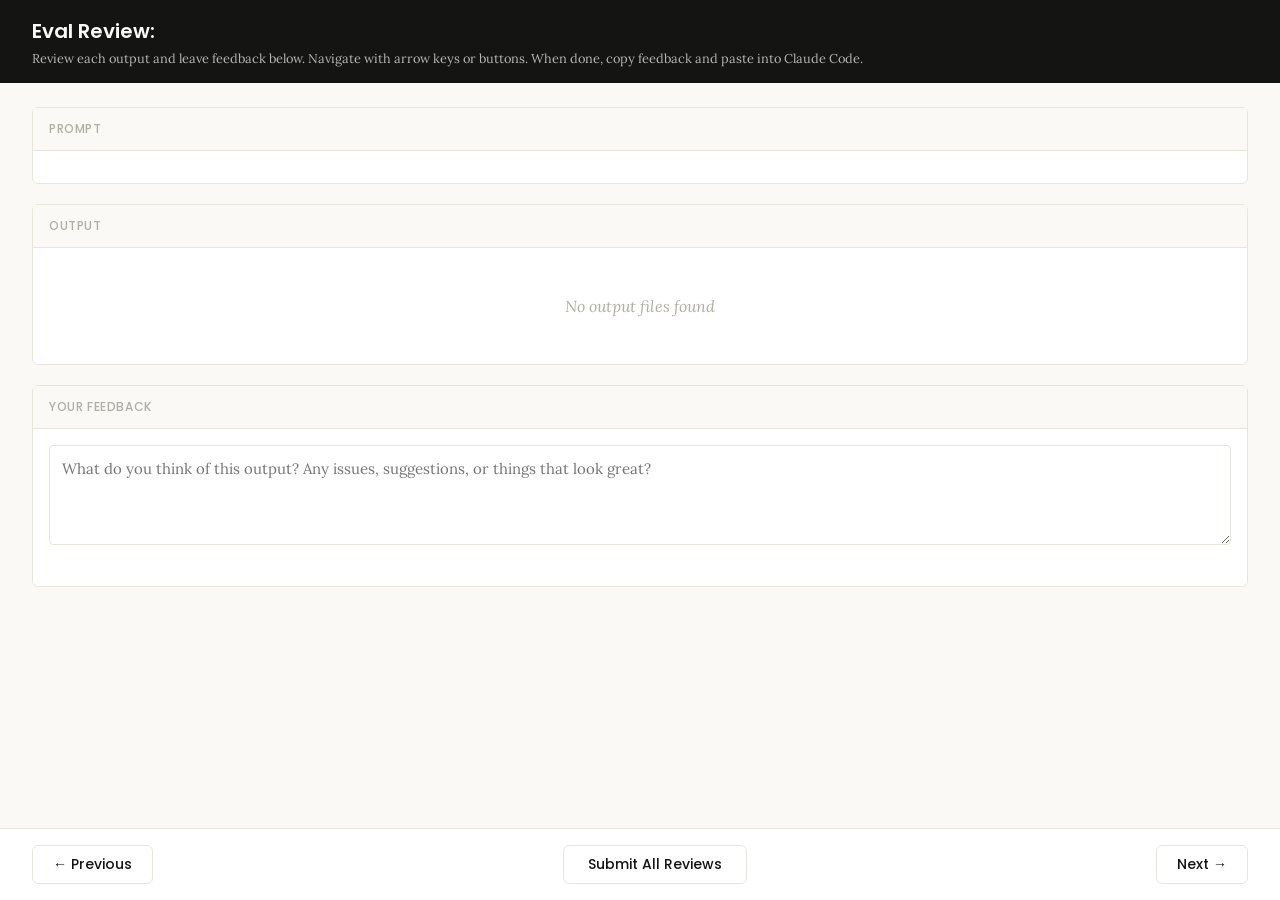
<file: Etls/SRC/Etl/.agents/skills/skill-creator/eval-viewer/viewer.html>
<!DOCTYPE html>
<html lang="en">
<head>
  <meta charset="UTF-8">
  <meta name="viewport" content="width=device-width, initial-scale=1.0">
  <title>Eval Review</title>
  <link rel="preconnect" href="https://fonts.googleapis.com">
  <link rel="preconnect" href="https://fonts.gstatic.com" crossorigin>
  <link href="https://fonts.googleapis.com/css2?family=Poppins:wght@500;600&family=Lora:wght@400;500&display=swap" rel="stylesheet">
  <script src="https://cdn.sheetjs.com/xlsx-0.20.3/package/dist/xlsx.full.min.js" integrity="sha384-EnyY0/GSHQGSxSgMwaIPzSESbqoOLSexfnSMN2AP+39Ckmn92stwABZynq1JyzdT" crossorigin="anonymous"></script>
  <style>
    :root {
      --bg: #faf9f5;
      --surface: #ffffff;
      --border: #e8e6dc;
      --text: #141413;
      --text-muted: #b0aea5;
      --accent: #d97757;
      --accent-hover: #c4613f;
      --green: #788c5d;
      --green-bg: #eef2e8;
      --red: #c44;
      --red-bg: #fceaea;
      --header-bg: #141413;
      --header-text: #faf9f5;
      --radius: 6px;
    }

    * { box-sizing: border-box; margin: 0; padding: 0; }

    body {
      font-family: 'Lora', Georgia, serif;
      background: var(--bg);
      color: var(--text);
      height: 100vh;
      display: flex;
      flex-direction: column;
    }

    /* ---- Header ---- */
    .header {
      background: var(--header-bg);
      color: var(--header-text);
      padding: 1rem 2rem;
      display: flex;
      justify-content: space-between;
      align-items: center;
      flex-shrink: 0;
    }
    .header h1 {
      font-family: 'Poppins', sans-serif;
      font-size: 1.25rem;
      font-weight: 600;
    }
    .header .instructions {
      font-size: 0.8rem;
      opacity: 0.7;
      margin-top: 0.25rem;
    }
    .header .progress {
      font-size: 0.875rem;
      opacity: 0.8;
      text-align: right;
    }

    /* ---- Main content ---- */
    .main {
      flex: 1;
      overflow-y: auto;
      padding: 1.5rem 2rem;
      display: flex;
      flex-direction: column;
      gap: 1.25rem;
    }

    /* ---- Sections ---- */
    .section {
      background: var(--surface);
      border: 1px solid var(--border);
      border-radius: var(--radius);
      flex-shrink: 0;
    }
    .section-header {
      font-family: 'Poppins', sans-serif;
      padding: 0.75rem 1rem;
      font-size: 0.75rem;
      font-weight: 500;
      text-transform: uppercase;
      letter-spacing: 0.05em;
      color: var(--text-muted);
      border-bottom: 1px solid var(--border);
      background: var(--bg);
    }
    .section-body {
      padding: 1rem;
    }

    /* ---- Config badge ---- */
    .config-badge {
      display: inline-block;
      padding: 0.2rem 0.625rem;
      border-radius: 9999px;
      font-family: 'Poppins', sans-serif;
      font-size: 0.6875rem;
      font-weight: 600;
      text-transform: uppercase;
      letter-spacing: 0.03em;
      margin-left: 0.75rem;
      vertical-align: middle;
    }
    .config-badge.config-primary {
      background: rgba(33, 150, 243, 0.12);
      color: #1976d2;
    }
    .config-badge.config-baseline {
      background: rgba(255, 193, 7, 0.15);
      color: #f57f17;
    }

    /* ---- Prompt ---- */
    .prompt-text {
      white-space: pre-wrap;
      font-size: 0.9375rem;
      line-height: 1.6;
    }

    /* ---- Outputs ---- */
    .output-file {
      border: 1px solid var(--border);
      border-radius: var(--radius);
      overflow: hidden;
    }
    .output-file + .output-file {
      margin-top: 1rem;
    }
    .output-file-header {
      padding: 0.5rem 0.75rem;
      font-size: 0.8rem;
      font-weight: 600;
      color: var(--text-muted);
      background: var(--bg);
      border-bottom: 1px solid var(--border);
      font-family: 'SF Mono', SFMono-Regular, Consolas, 'Liberation Mono', Menlo, monospace;
      display: flex;
      justify-content: space-between;
      align-items: center;
    }
    .output-file-header .dl-btn {
      font-size: 0.7rem;
      color: var(--accent);
      text-decoration: none;
      cursor: pointer;
      font-family: -apple-system, BlinkMacSystemFont, 'Segoe UI', sans-serif;
      font-weight: 500;
      opacity: 0.8;
    }
    .output-file-header .dl-btn:hover {
      opacity: 1;
      text-decoration: underline;
    }
    .output-file-content {
      padding: 0.75rem;
      overflow-x: auto;
    }
    .output-file-content pre {
      font-size: 0.8125rem;
      line-height: 1.5;
      white-space: pre-wrap;
      word-break: break-word;
      font-family: 'SF Mono', SFMono-Regular, Consolas, 'Liberation Mono', Menlo, monospace;
    }
    .output-file-content img {
      max-width: 100%;
      height: auto;
      border-radius: 4px;
    }
    .output-file-content iframe {
      width: 100%;
      height: 600px;
      border: none;
    }
    .output-file-content table {
      border-collapse: collapse;
      font-size: 0.8125rem;
      width: 100%;
    }
    .output-file-content table td,
    .output-file-content table th {
      border: 1px solid var(--border);
      padding: 0.375rem 0.5rem;
      text-align: left;
    }
    .output-file-content table th {
      background: var(--bg);
      font-weight: 600;
    }
    .output-file-content .download-link {
      display: inline-flex;
      align-items: center;
      gap: 0.5rem;
      padding: 0.5rem 1rem;
      background: var(--bg);
      border: 1px solid var(--border);
      border-radius: 4px;
      color: var(--accent);
      text-decoration: none;
      font-size: 0.875rem;
      cursor: pointer;
    }
    .output-file-content .download-link:hover {
      background: var(--border);
    }
    .empty-state {
      color: var(--text-muted);
      font-style: italic;
      padding: 2rem;
      text-align: center;
    }

    /* ---- Feedback ---- */
    .prev-feedback {
      background: var(--bg);
      border: 1px solid var(--border);
      border-radius: 4px;
      padding: 0.625rem 0.75rem;
      margin-top: 0.75rem;
      font-size: 0.8125rem;
      color: var(--text-muted);
      line-height: 1.5;
    }
    .prev-feedback-label {
      font-size: 0.7rem;
      font-weight: 600;
      text-transform: uppercase;
      letter-spacing: 0.04em;
      margin-bottom: 0.25rem;
      color: var(--text-muted);
    }
    .feedback-textarea {
      width: 100%;
      min-height: 100px;
      padding: 0.75rem;
      border: 1px solid var(--border);
      border-radius: 4px;
      font-family: inherit;
      font-size: 0.9375rem;
      line-height: 1.5;
      resize: vertical;
      color: var(--text);
    }
    .feedback-textarea:focus {
      outline: none;
      border-color: var(--accent);
      box-shadow: 0 0 0 3px rgba(37, 99, 235, 0.1);
    }
    .feedback-status {
      font-size: 0.75rem;
      color: var(--text-muted);
      margin-top: 0.5rem;
      min-height: 1.1em;
    }

    /* ---- Grades (collapsible) ---- */
    .grades-toggle {
      display: flex;
      align-items: center;
      cursor: pointer;
      user-select: none;
    }
    .grades-toggle:hover {
      color: var(--accent);
    }
    .grades-toggle .arrow {
      margin-right: 0.5rem;
      transition: transform 0.15s;
      font-size: 0.75rem;
    }
    .grades-toggle .arrow.open {
      transform: rotate(90deg);
    }
    .grades-content {
      display: none;
      margin-top: 0.75rem;
    }
    .grades-content.open {
      display: block;
    }
    .grades-summary {
      font-size: 0.875rem;
      margin-bottom: 0.75rem;
      display: flex;
      align-items: center;
      gap: 0.5rem;
    }
    .grade-badge {
      display: inline-block;
      padding: 0.125rem 0.5rem;
      border-radius: 9999px;
      font-size: 0.75rem;
      font-weight: 600;
    }
    .grade-pass { background: var(--green-bg); color: var(--green); }
    .grade-fail { background: var(--red-bg); color: var(--red); }
    .assertion-list {
      list-style: none;
    }
    .assertion-item {
      padding: 0.625rem 0;
      border-bottom: 1px solid var(--border);
      font-size: 0.8125rem;
    }
    .assertion-item:last-child { border-bottom: none; }
    .assertion-status {
      font-weight: 600;
      margin-right: 0.5rem;
    }
    .assertion-status.pass { color: var(--green); }
    .assertion-status.fail { color: var(--red); }
    .assertion-evidence {
      color: var(--text-muted);
      font-size: 0.75rem;
      margin-top: 0.25rem;
      padding-left: 1.5rem;
    }

    /* ---- View tabs ---- */
    .view-tabs {
      display: flex;
      gap: 0;
      padding: 0 2rem;
      background: var(--bg);
      border-bottom: 1px solid var(--border);
      flex-shrink: 0;
    }
    .view-tab {
      font-family: 'Poppins', sans-serif;
      padding: 0.625rem 1.25rem;
      font-size: 0.8125rem;
      font-weight: 500;
      cursor: pointer;
      border: none;
      background: none;
      color: var(--text-muted);
      border-bottom: 2px solid transparent;
      transition: all 0.15s;
    }
    .view-tab:hover { color: var(--text); }
    .view-tab.active {
      color: var(--accent);
      border-bottom-color: var(--accent);
    }
    .view-panel { display: none; }
    .view-panel.active { display: flex; flex-direction: column; flex: 1; overflow: hidden; }

    /* ---- Benchmark view ---- */
    .benchmark-view {
      padding: 1.5rem 2rem;
      overflow-y: auto;
      flex: 1;
    }
    .benchmark-table {
      border-collapse: collapse;
      background: var(--surface);
      border: 1px solid var(--border);
      border-radius: var(--radius);
      font-size: 0.8125rem;
      width: 100%;
      margin-bottom: 1.5rem;
    }
    .benchmark-table th, .benchmark-table td {
      padding: 0.625rem 0.75rem;
      text-align: left;
      border: 1px solid var(--border);
    }
    .benchmark-table th {
      font-family: 'Poppins', sans-serif;
      background: var(--header-bg);
      color: var(--header-text);
      font-weight: 500;
      font-size: 0.75rem;
      text-transform: uppercase;
      letter-spacing: 0.04em;
    }
    .benchmark-table tr:hover { background: var(--bg); }
    .benchmark-table tr.benchmark-row-with { background: rgba(33, 150, 243, 0.06); }
    .benchmark-table tr.benchmark-row-without { background: rgba(255, 193, 7, 0.06); }
    .benchmark-table tr.benchmark-row-with:hover { background: rgba(33, 150, 243, 0.12); }
    .benchmark-table tr.benchmark-row-without:hover { background: rgba(255, 193, 7, 0.12); }
    .benchmark-table tr.benchmark-row-avg { font-weight: 600; border-top: 2px solid var(--border); }
    .benchmark-table tr.benchmark-row-avg.benchmark-row-with { background: rgba(33, 150, 243, 0.12); }
    .benchmark-table tr.benchmark-row-avg.benchmark-row-without { background: rgba(255, 193, 7, 0.12); }
    .benchmark-delta-positive { color: var(--green); font-weight: 600; }
    .benchmark-delta-negative { color: var(--red); font-weight: 600; }
    .benchmark-notes {
      background: var(--surface);
      border: 1px solid var(--border);
      border-radius: var(--radius);
      padding: 1rem;
    }
    .benchmark-notes h3 {
      font-family: 'Poppins', sans-serif;
      font-size: 0.875rem;
      margin-bottom: 0.75rem;
    }
    .benchmark-notes ul {
      list-style: disc;
      padding-left: 1.25rem;
    }
    .benchmark-notes li {
      font-size: 0.8125rem;
      line-height: 1.6;
      margin-bottom: 0.375rem;
    }
    .benchmark-empty {
      color: var(--text-muted);
      font-style: italic;
      text-align: center;
      padding: 3rem;
    }

    /* ---- Navigation ---- */
    .nav {
      display: flex;
      justify-content: space-between;
      align-items: center;
      padding: 1rem 2rem;
      border-top: 1px solid var(--border);
      background: var(--surface);
      flex-shrink: 0;
    }
    .nav-btn {
      font-family: 'Poppins', sans-serif;
      padding: 0.5rem 1.25rem;
      border: 1px solid var(--border);
      border-radius: var(--radius);
      background: var(--surface);
      cursor: pointer;
      font-size: 0.875rem;
      font-weight: 500;
      color: var(--text);
      transition: all 0.15s;
    }
    .nav-btn:hover:not(:disabled) {
      background: var(--bg);
      border-color: var(--text-muted);
    }
    .nav-btn:disabled {
      opacity: 0.4;
      cursor: not-allowed;
    }
    .done-btn {
      font-family: 'Poppins', sans-serif;
      padding: 0.5rem 1.5rem;
      border: 1px solid var(--border);
      border-radius: var(--radius);
      background: var(--surface);
      color: var(--text);
      cursor: pointer;
      font-size: 0.875rem;
      font-weight: 500;
      transition: all 0.15s;
    }
    .done-btn:hover {
      background: var(--bg);
      border-color: var(--text-muted);
    }
    .done-btn.ready {
      border: none;
      background: var(--accent);
      color: white;
      font-weight: 600;
    }
    .done-btn.ready:hover {
      background: var(--accent-hover);
    }
    /* ---- Done overlay ---- */
    .done-overlay {
      display: none;
      position: fixed;
      inset: 0;
      background: rgba(0, 0, 0, 0.5);
      z-index: 100;
      justify-content: center;
      align-items: center;
    }
    .done-overlay.visible {
      display: flex;
    }
    .done-card {
      background: var(--surface);
      border-radius: 12px;
      padding: 2rem 3rem;
      text-align: center;
      box-shadow: 0 20px 60px rgba(0, 0, 0, 0.3);
      max-width: 500px;
    }
    .done-card h2 {
      font-size: 1.5rem;
      margin-bottom: 0.5rem;
    }
    .done-card p {
      color: var(--text-muted);
      margin-bottom: 1.5rem;
      line-height: 1.5;
    }
    .done-card .btn-row {
      display: flex;
      gap: 0.5rem;
      justify-content: center;
    }
    .done-card button {
      padding: 0.5rem 1.25rem;
      border: 1px solid var(--border);
      border-radius: var(--radius);
      background: var(--surface);
      cursor: pointer;
      font-size: 0.875rem;
    }
    .done-card button:hover {
      background: var(--bg);
    }
    /* ---- Toast ---- */
    .toast {
      position: fixed;
      bottom: 5rem;
      left: 50%;
      transform: translateX(-50%);
      background: var(--header-bg);
      color: var(--header-text);
      padding: 0.625rem 1.25rem;
      border-radius: var(--radius);
      font-size: 0.875rem;
      opacity: 0;
      transition: opacity 0.3s;
      pointer-events: none;
      z-index: 200;
    }
    .toast.visible {
      opacity: 1;
    }
  </style>
</head>
<body>
  <div id="app" style="height:100vh; display:flex; flex-direction:column;">
    <div class="header">
      <div>
        <h1>Eval Review: <span id="skill-name"></span></h1>
        <div class="instructions">Review each output and leave feedback below. Navigate with arrow keys or buttons. When done, copy feedback and paste into Claude Code.</div>
      </div>
      <div class="progress" id="progress"></div>
    </div>

    <!-- View tabs (only shown when benchmark data exists) -->
    <div class="view-tabs" id="view-tabs" style="display:none;">
      <button class="view-tab active" onclick="switchView('outputs')">Outputs</button>
      <button class="view-tab" onclick="switchView('benchmark')">Benchmark</button>
    </div>

    <!-- Outputs panel (qualitative review) -->
    <div class="view-panel active" id="panel-outputs">
    <div class="main">
      <!-- Prompt -->
      <div class="section">
        <div class="section-header">Prompt <span class="config-badge" id="config-badge" style="display:none;"></span></div>
        <div class="section-body">
          <div class="prompt-text" id="prompt-text"></div>
        </div>
      </div>

      <!-- Outputs -->
      <div class="section">
        <div class="section-header">Output</div>
        <div class="section-body" id="outputs-body">
          <div class="empty-state">No output files found</div>
        </div>
      </div>

      <!-- Previous Output (collapsible) -->
      <div class="section" id="prev-outputs-section" style="display:none;">
        <div class="section-header">
          <div class="grades-toggle" onclick="togglePrevOutputs()">
            <span class="arrow" id="prev-outputs-arrow">&#9654;</span>
            Previous Output
          </div>
        </div>
        <div class="grades-content" id="prev-outputs-content"></div>
      </div>

      <!-- Grades (collapsible) -->
      <div class="section" id="grades-section" style="display:none;">
        <div class="section-header">
          <div class="grades-toggle" onclick="toggleGrades()">
            <span class="arrow" id="grades-arrow">&#9654;</span>
            Formal Grades
          </div>
        </div>
        <div class="grades-content" id="grades-content"></div>
      </div>

      <!-- Feedback -->
      <div class="section">
        <div class="section-header">Your Feedback</div>
        <div class="section-body">
          <textarea
            class="feedback-textarea"
            id="feedback"
            placeholder="What do you think of this output? Any issues, suggestions, or things that look great?"
          ></textarea>
          <div class="feedback-status" id="feedback-status"></div>
          <div class="prev-feedback" id="prev-feedback" style="display:none;">
            <div class="prev-feedback-label">Previous feedback</div>
            <div id="prev-feedback-text"></div>
          </div>
        </div>
      </div>
    </div>

    <div class="nav" id="outputs-nav">
      <button class="nav-btn" id="prev-btn" onclick="navigate(-1)">&#8592; Previous</button>
      <button class="done-btn" id="done-btn" onclick="showDoneDialog()">Submit All Reviews</button>
      <button class="nav-btn" id="next-btn" onclick="navigate(1)">Next &#8594;</button>
    </div>
    </div><!-- end panel-outputs -->

    <!-- Benchmark panel (quantitative stats) -->
    <div class="view-panel" id="panel-benchmark">
      <div class="benchmark-view" id="benchmark-content">
        <div class="benchmark-empty">No benchmark data available. Run a benchmark to see quantitative results here.</div>
      </div>
    </div>
  </div>

  <!-- Done overlay -->
  <div class="done-overlay" id="done-overlay">
    <div class="done-card">
      <h2>Review Complete</h2>
      <p>Your feedback has been saved. Go back to your Claude Code session and tell Claude you're done reviewing.</p>
      <div class="btn-row">
        <button onclick="closeDoneDialog()">OK</button>
      </div>
    </div>
  </div>

  <!-- Toast -->
  <div class="toast" id="toast"></div>

  <script>
    // ---- Embedded data (injected by generate_review.py) ----
    /*__EMBEDDED_DATA__*/

    // ---- State ----
    let feedbackMap = {};  // run_id -> feedback text
    let currentIndex = 0;
    let visitedRuns = new Set();

    // ---- Init ----
    async function init() {
      // Load saved feedback from server — but only if this isn't a fresh
      // iteration (indicated by previous_feedback being present). When
      // previous feedback exists, the feedback.json on disk is stale from
      // the prior iteration and should not pre-fill the textareas.
      const hasPrevious = Object.keys(EMBEDDED_DATA.previous_feedback || {}).length > 0
        || Object.keys(EMBEDDED_DATA.previous_outputs || {}).length > 0;
      if (!hasPrevious) {
        try {
          const resp = await fetch("/api/feedback");
          const data = await resp.json();
          if (data.reviews) {
            for (const r of data.reviews) feedbackMap[r.run_id] = r.feedback;
          }
        } catch { /* first run, no feedback yet */ }
      }

      document.getElementById("skill-name").textContent = EMBEDDED_DATA.skill_name;
      showRun(0);

      // Wire up feedback auto-save
      const textarea = document.getElementById("feedback");
      let saveTimeout = null;
      textarea.addEventListener("input", () => {
        clearTimeout(saveTimeout);
        document.getElementById("feedback-status").textContent = "";
        saveTimeout = setTimeout(() => saveCurrentFeedback(), 800);
      });
    }

    // ---- Navigation ----
    function navigate(delta) {
      const newIndex = currentIndex + delta;
      if (newIndex >= 0 && newIndex < EMBEDDED_DATA.runs.length) {
        saveCurrentFeedback();
        showRun(newIndex);
      }
    }

    function updateNavButtons() {
      document.getElementById("prev-btn").disabled = currentIndex === 0;
      document.getElementById("next-btn").disabled =
        currentIndex === EMBEDDED_DATA.runs.length - 1;
    }

    // ---- Show a run ----
    function showRun(index) {
      currentIndex = index;
      const run = EMBEDDED_DATA.runs[index];

      // Progress
      document.getElementById("progress").textContent =
        `${index + 1} of ${EMBEDDED_DATA.runs.length}`;

      // Prompt
      document.getElementById("prompt-text").textContent = run.prompt;

      // Config badge
      const badge = document.getElementById("config-badge");
      const configMatch = run.id.match(/(with_skill|without_skill|new_skill|old_skill)/);
      if (configMatch) {
        const config = configMatch[1];
        const isBaseline = config === "without_skill" || config === "old_skill";
        badge.textContent = config.replace(/_/g, " ");
        badge.className = "config-badge " + (isBaseline ? "config-baseline" : "config-primary");
        badge.style.display = "inline-block";
      } else {
        badge.style.display = "none";
      }

      // Outputs
      renderOutputs(run);

      // Previous outputs
      renderPrevOutputs(run);

      // Grades
      renderGrades(run);

      // Previous feedback
      const prevFb = (EMBEDDED_DATA.previous_feedback || {})[run.id];
      const prevEl = document.getElementById("prev-feedback");
      if (prevFb) {
        document.getElementById("prev-feedback-text").textContent = prevFb;
        prevEl.style.display = "block";
      } else {
        prevEl.style.display = "none";
      }

      // Feedback
      document.getElementById("feedback").value = feedbackMap[run.id] || "";
      document.getElementById("feedback-status").textContent = "";

      updateNavButtons();

      // Track visited runs and promote done button when all visited
      visitedRuns.add(index);
      const doneBtn = document.getElementById("done-btn");
      if (visitedRuns.size >= EMBEDDED_DATA.runs.length) {
        doneBtn.classList.add("ready");
      }

      // Scroll main content to top
      document.querySelector(".main").scrollTop = 0;
    }

    // ---- Render outputs ----
    function renderOutputs(run) {
      const container = document.getElementById("outputs-body");
      container.innerHTML = "";

      const outputs = run.outputs || [];
      if (outputs.length === 0) {
        container.innerHTML = '<div class="empty-state">No output files</div>';
        return;
      }

      for (const file of outputs) {
        const fileDiv = document.createElement("div");
        fileDiv.className = "output-file";

        // Always show file header with download link
        const header = document.createElement("div");
        header.className = "output-file-header";
        const nameSpan = document.createElement("span");
        nameSpan.textContent = file.name;
        header.appendChild(nameSpan);
        const dlBtn = document.createElement("a");
        dlBtn.className = "dl-btn";
        dlBtn.textContent = "Download";
        dlBtn.download = file.name;
        dlBtn.href = getDownloadUri(file);
        header.appendChild(dlBtn);
        fileDiv.appendChild(header);

        const content = document.createElement("div");
        content.className = "output-file-content";

        if (file.type === "text") {
          const pre = document.createElement("pre");
          pre.textContent = file.content;
          content.appendChild(pre);
        } else if (file.type === "image") {
          const img = document.createElement("img");
          img.src = file.data_uri;
          img.alt = file.name;
          content.appendChild(img);
        } else if (file.type === "pdf") {
          const iframe = document.createElement("iframe");
          iframe.src = file.data_uri;
          content.appendChild(iframe);
        } else if (file.type === "xlsx") {
          renderXlsx(content, file.data_b64);
        } else if (file.type === "binary") {
          const a = document.createElement("a");
          a.className = "download-link";
          a.href = file.data_uri;
          a.download = file.name;
          a.textContent = "Download " + file.name;
          content.appendChild(a);
        } else if (file.type === "error") {
          const pre = document.createElement("pre");
          pre.textContent = file.content;
          pre.style.color = "var(--red)";
          content.appendChild(pre);
        }

        fileDiv.appendChild(content);
        container.appendChild(fileDiv);
      }
    }

    // ---- XLSX rendering via SheetJS ----
    function renderXlsx(container, b64Data) {
      try {
        const raw = Uint8Array.from(atob(b64Data), c => c.charCodeAt(0));
        const wb = XLSX.read(raw, { type: "array" });

        for (let i = 0; i < wb.SheetNames.length; i++) {
          const sheetName = wb.SheetNames[i];
          const ws = wb.Sheets[sheetName];

          if (wb.SheetNames.length > 1) {
            const sheetLabel = document.createElement("div");
            sheetLabel.style.cssText =
              "font-weight:600; font-size:0.8rem; color:#b0aea5; margin-top:0.5rem; margin-bottom:0.25rem;";
            sheetLabel.textContent = "Sheet: " + sheetName;
            container.appendChild(sheetLabel);
          }

          const htmlStr = XLSX.utils.sheet_to_html(ws, { editable: false });
          const wrapper = document.createElement("div");
          wrapper.innerHTML = htmlStr;
          container.appendChild(wrapper);
        }
      } catch (err) {
        container.textContent = "Error rendering spreadsheet: " + err.message;
      }
    }

    // ---- Grades ----
    function renderGrades(run) {
      const section = document.getElementById("grades-section");
      const content = document.getElementById("grades-content");

      if (!run.grading) {
        section.style.display = "none";
        return;
      }

      const grading = run.grading;
      section.style.display = "block";
      // Reset to collapsed
      content.classList.remove("open");
      document.getElementById("grades-arrow").classList.remove("open");

      const summary = grading.summary || {};
      const expectations = grading.expectations || [];

      let html = '<div style="padding: 1rem;">';

      // Summary line
      const passRate = summary.pass_rate != null
        ? Math.round(summary.pass_rate * 100) + "%"
        : "?";
      const badgeClass = summary.pass_rate >= 0.8 ? "grade-pass" : summary.pass_rate >= 0.5 ? "" : "grade-fail";
      html += '<div class="grades-summary">';
      html += '<span class="grade-badge ' + badgeClass + '">' + passRate + '</span>';
      html += '<span>' + (summary.passed || 0) + ' passed, ' + (summary.failed || 0) + ' failed of ' + (summary.total || 0) + '</span>';
      html += '</div>';

      // Assertions list
      html += '<ul class="assertion-list">';
      for (const exp of expectations) {
        const statusClass = exp.passed ? "pass" : "fail";
        const statusIcon = exp.passed ? "\u2713" : "\u2717";
        html += '<li class="assertion-item">';
        html += '<span class="assertion-status ' + statusClass + '">' + statusIcon + '</span>';
        html += '<span>' + escapeHtml(exp.text) + '</span>';
        if (exp.evidence) {
          html += '<div class="assertion-evidence">' + escapeHtml(exp.evidence) + '</div>';
        }
        html += '</li>';
      }
      html += '</ul>';

      html += '</div>';
      content.innerHTML = html;
    }

    function toggleGrades() {
      const content = document.getElementById("grades-content");
      const arrow = document.getElementById("grades-arrow");
      content.classList.toggle("open");
      arrow.classList.toggle("open");
    }

    // ---- Previous outputs (collapsible) ----
    function renderPrevOutputs(run) {
      const section = document.getElementById("prev-outputs-section");
      const content = document.getElementById("prev-outputs-content");
      const prevOutputs = (EMBEDDED_DATA.previous_outputs || {})[run.id];

      if (!prevOutputs || prevOutputs.length === 0) {
        section.style.display = "none";
        return;
      }

      section.style.display = "block";
      // Reset to collapsed
      content.classList.remove("open");
      document.getElementById("prev-outputs-arrow").classList.remove("open");

      // Render the files into the content area
      content.innerHTML = "";
      const wrapper = document.createElement("div");
      wrapper.style.padding = "1rem";

      for (const file of prevOutputs) {
        const fileDiv = document.createElement("div");
        fileDiv.className = "output-file";

        const header = document.createElement("div");
        header.className = "output-file-header";
        const nameSpan = document.createElement("span");
        nameSpan.textContent = file.name;
        header.appendChild(nameSpan);
        const dlBtn = document.createElement("a");
        dlBtn.className = "dl-btn";
        dlBtn.textContent = "Download";
        dlBtn.download = file.name;
        dlBtn.href = getDownloadUri(file);
        header.appendChild(dlBtn);
        fileDiv.appendChild(header);

        const fc = document.createElement("div");
        fc.className = "output-file-content";

        if (file.type === "text") {
          const pre = document.createElement("pre");
          pre.textContent = file.content;
          fc.appendChild(pre);
        } else if (file.type === "image") {
          const img = document.createElement("img");
          img.src = file.data_uri;
          img.alt = file.name;
          fc.appendChild(img);
        } else if (file.type === "pdf") {
          const iframe = document.createElement("iframe");
          iframe.src = file.data_uri;
          fc.appendChild(iframe);
        } else if (file.type === "xlsx") {
          renderXlsx(fc, file.data_b64);
        } else if (file.type === "binary") {
          const a = document.createElement("a");
          a.className = "download-link";
          a.href = file.data_uri;
          a.download = file.name;
          a.textContent = "Download " + file.name;
          fc.appendChild(a);
        }

        fileDiv.appendChild(fc);
        wrapper.appendChild(fileDiv);
      }

      content.appendChild(wrapper);
    }

    function togglePrevOutputs() {
      const content = document.getElementById("prev-outputs-content");
      const arrow = document.getElementById("prev-outputs-arrow");
      content.classList.toggle("open");
      arrow.classList.toggle("open");
    }

    // ---- Feedback (saved to server -> feedback.json) ----
    function saveCurrentFeedback() {
      const run = EMBEDDED_DATA.runs[currentIndex];
      const text = document.getElementById("feedback").value;

      if (text.trim() === "") {
        delete feedbackMap[run.id];
      } else {
        feedbackMap[run.id] = text;
      }

      // Build reviews array from map
      const reviews = [];
      for (const [run_id, feedback] of Object.entries(feedbackMap)) {
        if (feedback.trim()) {
          reviews.push({ run_id, feedback, timestamp: new Date().toISOString() });
        }
      }

      fetch("/api/feedback", {
        method: "POST",
        headers: { "Content-Type": "application/json" },
        body: JSON.stringify({ reviews, status: "in_progress" }),
      }).then(() => {
        document.getElementById("feedback-status").textContent = "Saved";
      }).catch(() => {
        // Static mode or server unavailable — no-op on auto-save,
        // feedback will be downloaded on final submit
        document.getElementById("feedback-status").textContent = "Will download on submit";
      });
    }

    // ---- Done ----
    function showDoneDialog() {
      // Save current textarea to feedbackMap (but don't POST yet)
      const run = EMBEDDED_DATA.runs[currentIndex];
      const text = document.getElementById("feedback").value;
      if (text.trim() === "") {
        delete feedbackMap[run.id];
      } else {
        feedbackMap[run.id] = text;
      }

      // POST once with status: complete — include ALL runs so the model
      // can distinguish "no feedback" (looks good) from "not reviewed"
      const reviews = [];
      const ts = new Date().toISOString();
      for (const r of EMBEDDED_DATA.runs) {
        reviews.push({ run_id: r.id, feedback: feedbackMap[r.id] || "", timestamp: ts });
      }
      const payload = JSON.stringify({ reviews, status: "complete" }, null, 2);
      fetch("/api/feedback", {
        method: "POST",
        headers: { "Content-Type": "application/json" },
        body: payload,
      }).then(() => {
        document.getElementById("done-overlay").classList.add("visible");
      }).catch(() => {
        // Server not available (static mode) — download as file
        const blob = new Blob([payload], { type: "application/json" });
        const url = URL.createObjectURL(blob);
        const a = document.createElement("a");
        a.href = url;
        a.download = "feedback.json";
        a.click();
        URL.revokeObjectURL(url);
        document.getElementById("done-overlay").classList.add("visible");
      });
    }

    function closeDoneDialog() {
      // Reset status back to in_progress
      saveCurrentFeedback();
      document.getElementById("done-overlay").classList.remove("visible");
    }

    // ---- Toast ----
    function showToast(message) {
      const toast = document.getElementById("toast");
      toast.textContent = message;
      toast.classList.add("visible");
      setTimeout(() => toast.classList.remove("visible"), 2000);
    }

    // ---- Keyboard nav ----
    document.addEventListener("keydown", (e) => {
      // Don't capture when typing in textarea
      if (e.target.tagName === "TEXTAREA") return;

      if (e.key === "ArrowLeft" || e.key === "ArrowUp") {
        e.preventDefault();
        navigate(-1);
      } else if (e.key === "ArrowRight" || e.key === "ArrowDown") {
        e.preventDefault();
        navigate(1);
      }
    });

    // ---- Util ----
    function getDownloadUri(file) {
      if (file.data_uri) return file.data_uri;
      if (file.data_b64) return "data:application/octet-stream;base64," + file.data_b64;
      if (file.type === "text") return "data:text/plain;charset=utf-8," + encodeURIComponent(file.content);
      return "#";
    }

    function escapeHtml(text) {
      const div = document.createElement("div");
      div.textContent = text;
      return div.innerHTML;
    }

    // ---- View switching ----
    function switchView(view) {
      document.querySelectorAll(".view-tab").forEach(t => t.classList.remove("active"));
      document.querySelectorAll(".view-panel").forEach(p => p.classList.remove("active"));
      document.querySelector(`[onclick="switchView('${view}')"]`).classList.add("active");
      document.getElementById("panel-" + view).classList.add("active");
    }

    // ---- Benchmark rendering ----
    function renderBenchmark() {
      const data = EMBEDDED_DATA.benchmark;
      if (!data) return;

      // Show the tabs
      document.getElementById("view-tabs").style.display = "flex";

      const container = document.getElementById("benchmark-content");
      const summary = data.run_summary || {};
      const metadata = data.metadata || {};
      const notes = data.notes || [];

      let html = "";

      // Header
      html += "<h2 style='font-family: Poppins, sans-serif; margin-bottom: 0.5rem;'>Benchmark Results</h2>";
      html += "<p style='color: var(--text-muted); font-size: 0.875rem; margin-bottom: 1.25rem;'>";
      if (metadata.skill_name) html += "<strong>" + escapeHtml(metadata.skill_name) + "</strong> &mdash; ";
      if (metadata.timestamp) html += metadata.timestamp + " &mdash; ";
      if (metadata.evals_run) html += "Evals: " + metadata.evals_run.join(", ") + " &mdash; ";
      html += (metadata.runs_per_configuration || "?") + " runs per configuration";
      html += "</p>";

      // Summary table
      html += '<table class="benchmark-table">';

      function fmtStat(stat, pct) {
        if (!stat) return "—";
        const suffix = pct ? "%" : "";
        const m = pct ? (stat.mean * 100).toFixed(0) : stat.mean.toFixed(1);
        const s = pct ? (stat.stddev * 100).toFixed(0) : stat.stddev.toFixed(1);
        return m + suffix + " ± " + s + suffix;
      }

      function deltaClass(val) {
        if (!val) return "";
        const n = parseFloat(val);
        if (n > 0) return "benchmark-delta-positive";
        if (n < 0) return "benchmark-delta-negative";
        return "";
      }

      // Discover config names dynamically (everything except "delta")
      const configs = Object.keys(summary).filter(k => k !== "delta");
      const configA = configs[0] || "config_a";
      const configB = configs[1] || "config_b";
      const labelA = configA.replace(/_/g, " ").replace(/\b\w/g, c => c.toUpperCase());
      const labelB = configB.replace(/_/g, " ").replace(/\b\w/g, c => c.toUpperCase());
      const a = summary[configA] || {};
      const b = summary[configB] || {};
      const delta = summary.delta || {};

      html += "<thead><tr><th>Metric</th><th>" + escapeHtml(labelA) + "</th><th>" + escapeHtml(labelB) + "</th><th>Delta</th></tr></thead>";
      html += "<tbody>";

      html += "<tr><td><strong>Pass Rate</strong></td>";
      html += "<td>" + fmtStat(a.pass_rate, true) + "</td>";
      html += "<td>" + fmtStat(b.pass_rate, true) + "</td>";
      html += '<td class="' + deltaClass(delta.pass_rate) + '">' + (delta.pass_rate || "—") + "</td></tr>";

      // Time (only show row if data exists)
      if (a.time_seconds || b.time_seconds) {
        html += "<tr><td><strong>Time (s)</strong></td>";
        html += "<td>" + fmtStat(a.time_seconds, false) + "</td>";
        html += "<td>" + fmtStat(b.time_seconds, false) + "</td>";
        html += '<td class="' + deltaClass(delta.time_seconds) + '">' + (delta.time_seconds ? delta.time_seconds + "s" : "—") + "</td></tr>";
      }

      // Tokens (only show row if data exists)
      if (a.tokens || b.tokens) {
        html += "<tr><td><strong>Tokens</strong></td>";
        html += "<td>" + fmtStat(a.tokens, false) + "</td>";
        html += "<td>" + fmtStat(b.tokens, false) + "</td>";
        html += '<td class="' + deltaClass(delta.tokens) + '">' + (delta.tokens || "—") + "</td></tr>";
      }

      html += "</tbody></table>";

      // Per-eval breakdown (if runs data available)
      const runs = data.runs || [];
      if (runs.length > 0) {
        const evalIds = [...new Set(runs.map(r => r.eval_id))].sort((a, b) => a - b);

        html += "<h3 style='font-family: Poppins, sans-serif; margin-bottom: 0.75rem;'>Per-Eval Breakdown</h3>";

        const hasTime = runs.some(r => r.result && r.result.time_seconds != null);
        const hasErrors = runs.some(r => r.result && r.result.errors > 0);

        for (const evalId of evalIds) {
          const evalRuns = runs.filter(r => r.eval_id === evalId);
          const evalName = evalRuns[0] && evalRuns[0].eval_name ? evalRuns[0].eval_name : "Eval " + evalId;

          html += "<h4 style='font-family: Poppins, sans-serif; margin: 1rem 0 0.5rem; color: var(--text);'>" + escapeHtml(evalName) + "</h4>";
          html += '<table class="benchmark-table">';
          html += "<thead><tr><th>Config</th><th>Run</th><th>Pass Rate</th>";
          if (hasTime) html += "<th>Time (s)</th>";
          if (hasErrors) html += "<th>Crashes During Execution</th>";
          html += "</tr></thead>";
          html += "<tbody>";

          // Group by config and render with average rows
          const configGroups = [...new Set(evalRuns.map(r => r.configuration))];
          for (let ci = 0; ci < configGroups.length; ci++) {
            const config = configGroups[ci];
            const configRuns = evalRuns.filter(r => r.configuration === config);
            if (configRuns.length === 0) continue;

            const rowClass = ci === 0 ? "benchmark-row-with" : "benchmark-row-without";
            const configLabel = config.replace(/_/g, " ").replace(/\b\w/g, c => c.toUpperCase());

            for (const run of configRuns) {
              const r = run.result || {};
              const prClass = r.pass_rate >= 0.8 ? "benchmark-delta-positive" : r.pass_rate < 0.5 ? "benchmark-delta-negative" : "";
              html += '<tr class="' + rowClass + '">';
              html += "<td>" + configLabel + "</td>";
              html += "<td>" + run.run_number + "</td>";
              html += '<td class="' + prClass + '">' + ((r.pass_rate || 0) * 100).toFixed(0) + "% (" + (r.passed || 0) + "/" + (r.total || 0) + ")</td>";
              if (hasTime) html += "<td>" + (r.time_seconds != null ? r.time_seconds.toFixed(1) : "—") + "</td>";
              if (hasErrors) html += "<td>" + (r.errors || 0) + "</td>";
              html += "</tr>";
            }

            // Average row
            const rates = configRuns.map(r => (r.result || {}).pass_rate || 0);
            const avgRate = rates.reduce((a, b) => a + b, 0) / rates.length;
            const avgPrClass = avgRate >= 0.8 ? "benchmark-delta-positive" : avgRate < 0.5 ? "benchmark-delta-negative" : "";
            html += '<tr class="benchmark-row-avg ' + rowClass + '">';
            html += "<td>" + configLabel + "</td>";
            html += "<td>Avg</td>";
            html += '<td class="' + avgPrClass + '">' + (avgRate * 100).toFixed(0) + "%</td>";
            if (hasTime) {
              const times = configRuns.map(r => (r.result || {}).time_seconds).filter(t => t != null);
              html += "<td>" + (times.length ? (times.reduce((a, b) => a + b, 0) / times.length).toFixed(1) : "—") + "</td>";
            }
            if (hasErrors) html += "<td></td>";
            html += "</tr>";
          }
          html += "</tbody></table>";

          // Per-assertion detail for this eval
          const runsWithExpectations = {};
          for (const config of configGroups) {
            runsWithExpectations[config] = evalRuns.filter(r => r.configuration === config && r.expectations && r.expectations.length > 0);
          }
          const hasAnyExpectations = Object.values(runsWithExpectations).some(runs => runs.length > 0);
          if (hasAnyExpectations) {
            // Collect all unique assertion texts across all configs
            const allAssertions = [];
            const seen = new Set();
            for (const config of configGroups) {
              for (const run of runsWithExpectations[config]) {
                for (const exp of (run.expectations || [])) {
                  if (!seen.has(exp.text)) {
                    seen.add(exp.text);
                    allAssertions.push(exp.text);
                  }
                }
              }
            }

            html += '<table class="benchmark-table" style="margin-top: 0.5rem;">';
            html += "<thead><tr><th>Assertion</th>";
            for (const config of configGroups) {
              const label = config.replace(/_/g, " ").replace(/\b\w/g, c => c.toUpperCase());
              html += "<th>" + escapeHtml(label) + "</th>";
            }
            html += "</tr></thead><tbody>";

            for (const assertionText of allAssertions) {
              html += "<tr><td>" + escapeHtml(assertionText) + "</td>";

              for (const config of configGroups) {
                html += "<td>";
                for (const run of runsWithExpectations[config]) {
                  const exp = (run.expectations || []).find(e => e.text === assertionText);
                  if (exp) {
                    const cls = exp.passed ? "benchmark-delta-positive" : "benchmark-delta-negative";
                    const icon = exp.passed ? "\u2713" : "\u2717";
                    html += '<span class="' + cls + '" title="Run ' + run.run_number + ': ' + escapeHtml(exp.evidence || "") + '">' + icon + "</span> ";
                  } else {
                    html += "— ";
                  }
                }
                html += "</td>";
              }
              html += "</tr>";
            }
            html += "</tbody></table>";
          }
        }
      }

      // Notes
      if (notes.length > 0) {
        html += '<div class="benchmark-notes">';
        html += "<h3>Analysis Notes</h3>";
        html += "<ul>";
        for (const note of notes) {
          html += "<li>" + escapeHtml(note) + "</li>";
        }
        html += "</ul></div>";
      }

      container.innerHTML = html;
    }

    // ---- Start ----
    init();
    renderBenchmark();
  </script>
</body>
</html>
</file>
<file: guia/style.css>
@font-face{font-family:"IBM Plex Mono";font-style:normal;font-weight:400;font-display:swap;src:url("https://raw.githubusercontent.com/SmartIdea-ifes-serra/Adito/c788c3981aca727e729dd3b36a8efb24aea16939/Adito/app/frontend-vue/public/fonts/ibm-plex-1.ttf") format("truetype");}
@font-face{font-family:"IBM Plex Mono";font-style:normal;font-weight:500;font-display:swap;src:url("https://raw.githubusercontent.com/SmartIdea-ifes-serra/Adito/c788c3981aca727e729dd3b36a8efb24aea16939/Adito/app/frontend-vue/public/fonts/ibm-plex-2.ttf") format("truetype");}
@font-face{font-family:"IBM Plex Sans";font-style:normal;font-weight:400;font-display:swap;src:url("https://raw.githubusercontent.com/SmartIdea-ifes-serra/Adito/c788c3981aca727e729dd3b36a8efb24aea16939/Adito/app/frontend-vue/public/fonts/ibm-plex-3.ttf") format("truetype");}
@font-face{font-family:"IBM Plex Sans";font-style:normal;font-weight:500;font-display:swap;src:url("https://raw.githubusercontent.com/SmartIdea-ifes-serra/Adito/c788c3981aca727e729dd3b36a8efb24aea16939/Adito/app/frontend-vue/public/fonts/ibm-plex-4.ttf") format("truetype");}
@font-face{font-family:"IBM Plex Sans";font-style:normal;font-weight:600;font-display:swap;src:url("https://raw.githubusercontent.com/SmartIdea-ifes-serra/Adito/c788c3981aca727e729dd3b36a8efb24aea16939/Adito/app/frontend-vue/public/fonts/ibm-plex-5.ttf") format("truetype");}
@font-face{font-family:"IBM Plex Sans";font-style:normal;font-weight:700;font-display:swap;src:url("https://raw.githubusercontent.com/SmartIdea-ifes-serra/Adito/c788c3981aca727e729dd3b36a8efb24aea16939/Adito/app/frontend-vue/public/fonts/ibm-plex-6.ttf") format("truetype");}
/* Cores da interface do Adito Desktop. */
:root {
  color-scheme: light;
  --ink: #1F302B;
  --muted: #465C51;
  --accent: #23634A;
  --accent-text: #23634A;
  --line: #DDE5DD;
  --border-standard: #BFCDBF;
  --paper: #F6F7F2;
  --surface: #FFFFFF;
  --elevated: #EDF1E9;
  --tinted: #E5EEE4;
  --header: #173F35;
  --focus: #23634A;
  --radius: 12px;
  scroll-behavior: smooth;
  scroll-padding-top: 24px;
}

:root[data-theme="dark"] {
  color-scheme: dark;
  --ink: #F0F4F1;
  --muted: rgba(255, 255, 255, .72);
  --accent: #2B7A42;
  --accent-text: #68D388;
  --line: rgba(255, 255, 255, .14);
  --border-standard: #46505B;
  --paper: #121416;
  --surface: #1C1F23;
  --elevated: #262B31;
  --tinted: rgba(43, 122, 66, .22);
  --header: #171B20;
  --focus: #88B63B;
}

*{box-sizing:border-box}
body{margin:0;color:var(--ink);background:var(--paper);font:16px/1.65 "IBM Plex Sans",system-ui,sans-serif}
a{color:var(--accent-text);text-underline-offset:3px}
button,input{font:inherit}
button{cursor:pointer}
a:focus-visible,button:focus-visible,summary:focus-visible,input:focus-visible{outline:2px solid var(--focus);outline-offset:3px}
h1,h2,h3,h4,p{margin-top:0}
h1,h2,h3,h4{font-weight:600;line-height:1.2;letter-spacing:-.025em}
h2{font-size:clamp(1.8rem,3.3vw,2.65rem);margin-bottom:15px}
h3{font-size:1.22rem;margin-bottom:10px}
h4{font-size:1rem;margin:18px 0 8px}
p{margin-bottom:14px}
p:last-child{margin-bottom:0}
code{font:0.9em "IBM Plex Mono",monospace;overflow-wrap:anywhere}
.shell{max-width:1440px;margin:auto;padding:0 32px}
.top{background:var(--header);border-bottom:1px solid var(--line)}
.top-inner{display:flex;gap:16px;align-items:center;min-height:72px}
.brand{font-size:26px;font-weight:600;letter-spacing:-.055em;text-decoration:none;color:#FFFFFF;display:flex;align-items:center;gap:8px;line-height:1}
.top-label{font-size:.89rem;color:#FFFFFF;font-weight:600}
.repo{margin-left:auto;color:#FFFFFF;font-weight:700;font-size:.85rem;text-decoration:none}
.layout{display:grid;grid-template-columns:226px minmax(0,1fr);gap:38px;padding-top:32px}
.sidebar{position:sticky;top:24px;align-self:start;padding-top:20px}
.nav-title,.eyebrow{font-size:.72rem;font-weight:800;letter-spacing:.14em;color:var(--accent-text);margin-bottom:12px}
.sidebar nav a{display:flex;gap:12px;padding:10px 9px;font-size:.82rem;color:var(--muted);font-weight:600;text-decoration:none;border-left:2px solid transparent;line-height:1.35}
.sidebar nav a span{color:var(--ink)}
.sidebar nav a:hover,.sidebar nav a.active{border-color:var(--accent-text);background:var(--tinted);border-radius:0 6px 6px 0}
.status-dot{display:inline-block;width:8px;height:8px;border-radius:50%;background:#389653;margin-right:6px}
.hero{background:var(--surface);border:1px solid var(--line);border-radius:var(--radius);overflow:hidden;padding:40px;display:grid;grid-template-columns:1.35fr .8fr;gap:22px;align-items:center}
.hero h1{font-size:clamp(2.15rem,4.5vw,4rem);font-weight:600;line-height:1.05;margin:18px 0;letter-spacing:-.025em}
.hero h1 em{color:var(--accent-text);font-style:normal}
.hero p:not(.eyebrow){color:var(--muted);max-width:55ch;font-size:1rem}
.actions{display:flex;flex-wrap:wrap;gap:10px;margin-top:25px}
.button{display:inline-flex;align-items:center;justify-content:center;gap:12px;font-size:.85rem;font-weight:500;text-decoration:none;border-radius:8px;padding:12px 16px;line-height:1.3}
.primary{background:var(--accent);color:#FFFFFF}
.secondary{border:1px solid var(--border-standard);color:var(--ink)}
.outline{border:1px solid var(--accent);color:var(--accent-text);white-space:normal;text-align:center}
.hero-visual{min-width:0}
.mini-app{border:1px solid var(--line);background:var(--paper);border-radius:var(--radius);padding:14px;font-size:.78rem}
.mini-head{display:flex;gap:8px;align-items:center;border-bottom:1px solid var(--line);padding-bottom:11px;font-size:.75rem;font-weight:800}
.mini-question{background:var(--elevated);border-radius:8px;margin:15px 0 10px;padding:10px 11px;line-height:1.4}
.mini-response{border:1px solid var(--line);padding:12px;border-radius:9px;background:var(--surface)}
.mini-label{display:block;font-size:.68rem;font-weight:700;letter-spacing:.07em;color:var(--accent-text);margin-bottom:5px}
.mini-response strong{display:block;line-height:1.4}
.bars{height:95px;display:flex;align-items:flex-end;gap:10px;border-bottom:1px solid var(--line);margin-top:12px}
.bars i{height:var(--h);flex:1;background:var(--accent);border-radius:4px 4px 0 0}
.mini-axis{display:flex;justify-content:space-around;font-size:.72rem;color:var(--muted);margin-top:6px}
.facts{display:grid;grid-template-columns:repeat(3,1fr);background:var(--surface);border:1px solid var(--line);border-radius:var(--radius);margin-top:16px;padding:16px 10px}
.facts div{display:flex;align-items:center;justify-content:center;gap:12px;padding:0 9px;border-right:1px solid var(--line)}
.facts div:last-child{border-right:0}
.facts strong{font-size:2.25rem;line-height:1;color:var(--accent-text);letter-spacing:-.07em}
.facts span{font-size:.82rem;color:var(--muted);font-weight:650;line-height:1.35}
.section{padding:48px 0 38px;border-bottom:1px solid var(--line);scroll-margin-top:10px}
.intro{font-size:1.05rem;color:var(--muted);max-width:82ch}
.grid{display:grid;gap:14px;margin:22px 0}
.two{grid-template-columns:repeat(2,minmax(0,1fr))}
.card{background:var(--surface);border:1px solid var(--line);border-radius:var(--radius);padding:22px;min-width:0}
.card p{font-size:1rem;color:var(--muted)}
.icon{font-size:1.5rem;color:var(--accent-text);display:block;margin-bottom:12px;font-weight:800}
.subheading{margin:27px 0 13px}
.flow{display:flex;gap:9px;align-items:center;margin:15px 0 20px}
.flow div{flex:1;min-width:0;background:var(--elevated);border-radius:10px;padding:13px}
.flow div b,.flow div small,.flow div strong{display:block}
.flow div b{font-size:.72rem;color:var(--accent-text);margin-bottom:8px}
.flow div strong{font-size:.85rem;line-height:1.3}
.flow div small{font-size:.72rem;color:var(--muted);line-height:1.4;margin-top:5px}
.flow>span{color:var(--accent-text);font-weight:800}
.callout{padding:15px 18px;background:var(--tinted);border-left:4px solid var(--accent);border-radius:0 8px 8px 0;margin:20px 0 0;font-size:.91rem;color:var(--ink)}
.tag{display:inline-block;color:var(--accent-text);background:var(--elevated);border-radius:5px;font-size:.66rem;font-weight:800;letter-spacing:.07em;padding:4px 8px;margin-bottom:11px;line-height:1.35}
.tag.muted{background:var(--elevated);color:var(--muted)}
.example{background:var(--paper);border-left:2px solid var(--border-standard);padding:11px 13px;margin:12px 0;color:var(--ink);font-size:.87rem;line-height:1.45}
.example small{display:block;font-size:.63rem;color:var(--muted);font-weight:800;letter-spacing:.06em;margin-bottom:4px}
.source-grid .card{display:flex;flex-direction:column;align-items:flex-start}
.source-grid .example{width:100%;margin-top:auto}
.source-grid details{width:100%;border-top:1px solid var(--line);padding-top:9px;font-size:.8rem}
.source-grid details p{margin:8px 0;font-size:.88rem}
summary{cursor:pointer;font-weight:700;color:var(--accent-text)}
.cross{margin-top:14px}
.table-wrap{overflow:auto;border:1px solid var(--line);border-radius:var(--radius);background:var(--surface);margin:22px 0}
table{width:100%;border-collapse:collapse;font-size:.95rem}
th,td{text-align:left;vertical-align:top;padding:13px 16px;border-bottom:1px solid var(--line)}
thead th{background:var(--elevated);font-weight:700}
tbody th{width:40%;font-weight:650}
tbody tr:last-child > *{border-bottom:0}
.install{display:flex;align-items:center;gap:24px;justify-content:space-between;margin:20px 0}
.install .button{flex:0 0 160px}
.step{background:var(--surface);border:1px solid var(--line);border-radius:10px;margin:9px 0;overflow:hidden}
.step summary{display:flex;align-items:center;gap:12px;padding:15px 18px;list-style:none;color:var(--ink)}
.step summary::-webkit-details-marker{display:none}
.step summary:after{content:"+";font-size:1.4rem;line-height:1;color:var(--accent-text);margin-left:auto}
.step[open] summary:after{content:"−"}
.num{background:var(--elevated);color:var(--accent-text);width:28px;height:28px;display:grid;place-items:center;border-radius:7px;flex:none;font-size:.85rem}
.step-body{padding:0 18px 18px;color:var(--muted);font-size:.92rem}
.big-num{display:block;font-size:2rem;color:var(--accent-text);font-weight:800;margin-bottom:12px;letter-spacing:-.06em}
.compare{display:grid;grid-template-columns:1fr 1.25fr;gap:12px;margin:20px 0}
.compare>div{padding:18px;background:var(--surface);border:1px solid var(--line);border-radius:10px}
.compare>div:last-child{border-color:var(--border-standard);background:var(--tinted)}
.compare p{font-size:.93rem;font-weight:600}
.catalog-head{margin-top:24px}
.search-label{font-size:.8rem;font-weight:700;display:block;margin:10px 0 5px}
input[type=search]{width:100%;background:var(--surface);border:1px solid var(--border-standard);border-radius:8px;padding:11px 14px;color:var(--ink)}
.filters{display:flex;flex-wrap:wrap;gap:7px;margin:12px 0}
.filter{border:1px solid var(--border-standard);background:var(--surface);border-radius:50px;color:var(--ink);font-size:.79rem;padding:6px 11px;font-weight:650}
.filter.active{background:var(--accent);border-color:var(--accent);color:#FFFFFF}
.questions{display:grid;gap:7px}
.question{display:flex;align-items:center;justify-content:space-between;gap:12px;border:1px solid var(--line);background:var(--surface);border-radius:9px;padding:13px 15px}
.question[hidden],*[hidden]{display:none!important}
.question small{display:block;color:var(--accent-text);font-size:.63rem;font-weight:800;letter-spacing:.08em}
.question p{font-size:.94rem;margin:4px 0 0}
.copy{flex:none;background:var(--tinted);color:var(--accent-text);border:0;border-radius:6px;padding:8px 12px;font-size:.78rem;font-weight:800}
.faq details{border-bottom:1px solid var(--line);padding:13px 0}
.faq details p{font-size:.9rem;color:var(--muted);padding-top:9px}
.source-links{display:grid;grid-template-columns:repeat(2,minmax(0,1fr));gap:8px}
.source-links a{background:var(--surface);border:1px solid var(--line);padding:11px 13px;font-size:.85rem;font-weight:650;border-radius:8px;text-decoration:none}
.source-links a:hover,.repo:hover{text-decoration:underline}
footer{display:flex;justify-content:space-between;gap:12px;align-items:center;padding:26px 0;font-size:.8rem;color:var(--muted)}
footer strong{font-size:1.2rem;color:var(--ink)}
.skip,.sr-only{position:absolute;width:1px;height:1px;overflow:hidden;clip:rect(0,0,0,0)}
.skip:focus{clip:auto;width:auto;height:auto;z-index:5;background:var(--surface);padding:10px;top:8px;left:8px}
@media(max-width:1050px){
  .layout{grid-template-columns:180px minmax(0,1fr);gap:25px}
  .shell{padding-left:24px;padding-right:24px}
  .hero{padding:30px;grid-template-columns:1.2fr .85fr}
  .flow{flex-wrap:wrap}
  .flow div{flex:1 1 18%}
  .hero h1{font-size:clamp(2rem,4.5vw,3.3rem)}
}
@media(max-width:760px){
  .shell{padding-left:16px;padding-right:16px}
  .layout{display:block;padding-top:12px}
  .sidebar{position:static;padding:0 0 12px}
  .sidebar nav{display:flex;overflow:auto;gap:5px;padding:4px 0;scrollbar-width:thin}
  .sidebar nav a{white-space:nowrap;background:var(--surface);border:1px solid var(--line);border-radius:6px;font-size:.76rem;padding:7px 9px}
  .sidebar .nav-title,.top-label{display:none}
  .top-inner{min-height:58px}
  .brand{font-size:1.75rem}
  .hero{display:block;padding:25px 20px;border-radius:15px}
  .hero h1{font-size:clamp(2rem,7.5vw,3.4rem)}
  .hero-visual{margin:27px auto 0;max-width:350px}
  .facts{padding:13px 4px;gap:0}
  .facts div{display:block;text-align:center}
  .facts strong{display:block;font-size:1.75rem;margin-bottom:4px}
  .facts span{font-size:.72rem;display:block}
  .section{padding:34px 0 28px}
  .two,.compare,.source-links{grid-template-columns:1fr}
  .card{padding:18px}
  .flow{display:grid;grid-template-columns:1fr 1fr;gap:8px}
  .flow>span{display:none}
  .flow div{padding:12px}
  .install{display:block}
  .install .button{margin-top:12px}
  .table-wrap{overflow:visible}
  table{font-size:.9rem;table-layout:fixed}
  th,td{padding:10px;overflow-wrap:anywhere}
  .question{padding:12px;gap:8px}
  .copy{padding:7px 9px}
  footer{align-items:flex-start;flex-direction:column}
  .actions .button{flex:1;white-space:normal;text-align:center}
}
@media(prefers-reduced-motion:reduce){
  :root{scroll-behavior:auto}
}

.brand-icon, .mini-brand { object-fit: contain; flex: none; }
.top :focus-visible { outline-color: #FFFFFF; }

.theme-toggle {
  display: grid;
  place-items: center;
  width: 44px;
  height: 44px;
  flex: none;
  padding: 0;
  color: #FFFFFF;
  border: 1px solid rgba(255, 255, 255, .35);
  border-radius: 8px;
  background: transparent;
}

.theme-toggle:hover { background: rgba(255, 255, 255, .12); }
.theme-sun,
[data-theme="dark"] .theme-moon { display: none; }
[data-theme="dark"] .theme-sun { display: block; }

.card .tag { text-transform: uppercase; }
.cross ul { padding-left: 1.25rem; }
.cross li + li { margin-top: .45rem; }

@media (max-width: 760px) {
  .top-inner { gap: 12px; }
}

@media print {
  :root[data-theme] {
    color-scheme: light;
    --ink: #1F302B;
    --muted: #465C51;
    --accent-text: #23634A;
    --line: #DDE5DD;
    --border-standard: #BFCDBF;
    --paper: #FFFFFF;
    --surface: #FFFFFF;
    --elevated: #EDF1E9;
    --tinted: #E5EEE4;
  }

  .sidebar, .top, .actions, .copy, .filters, .search-label, input,
  .hero-visual { display: none; }
  .layout, .hero { display: block; }
  .hero { padding: 0; }
  .card { break-inside: avoid; }
}
</file>
